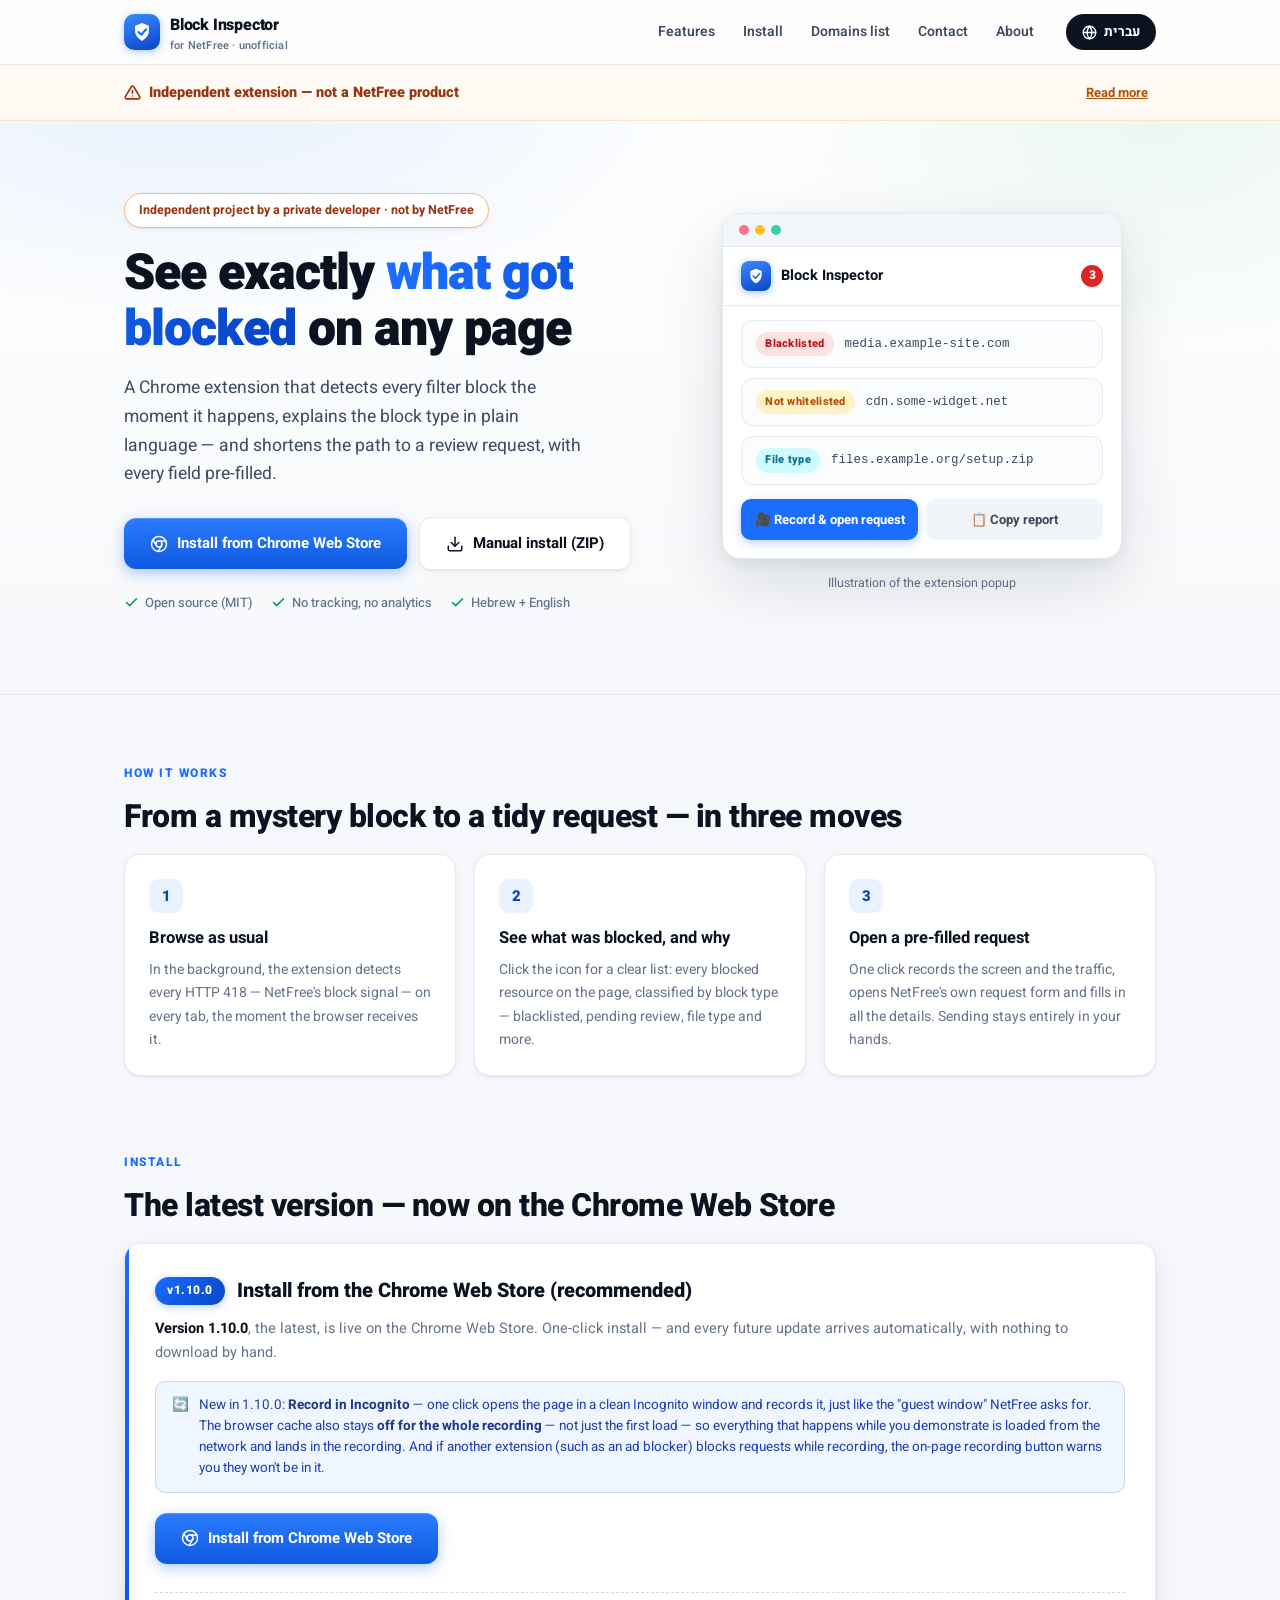
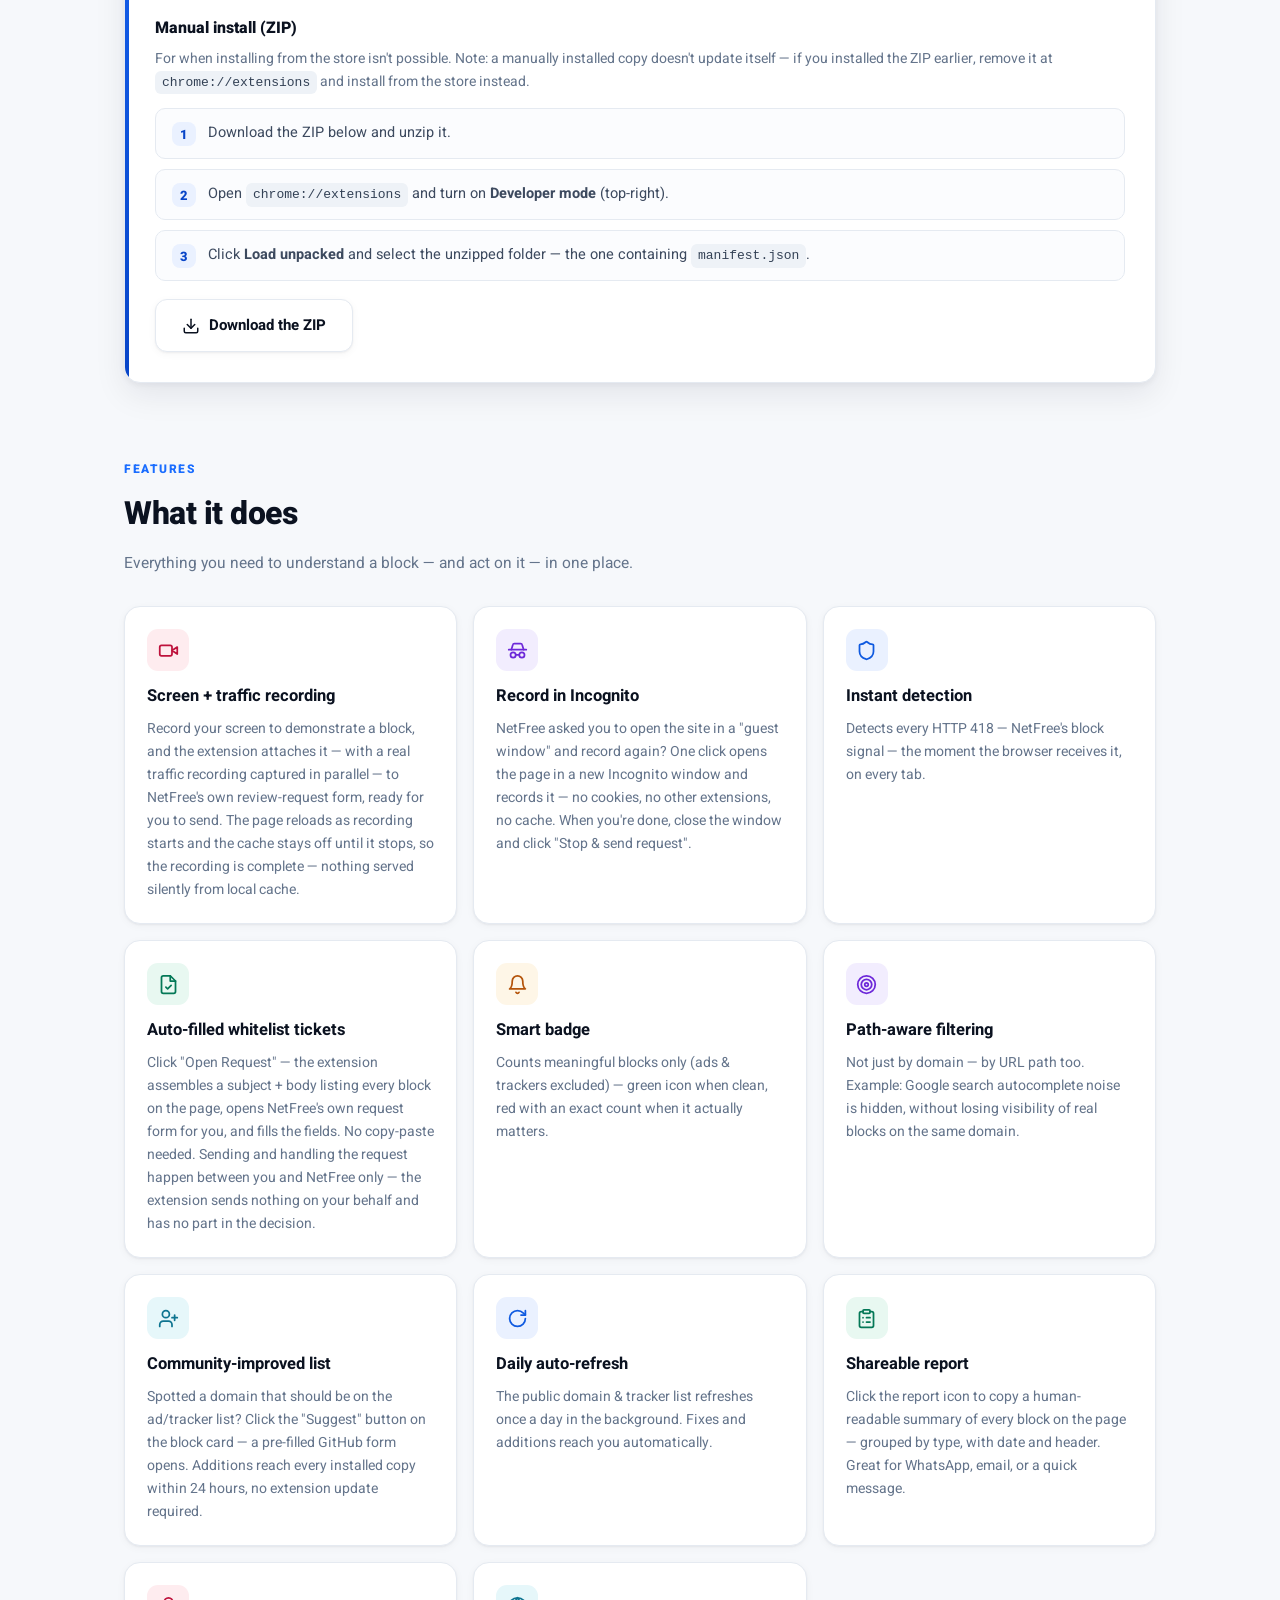
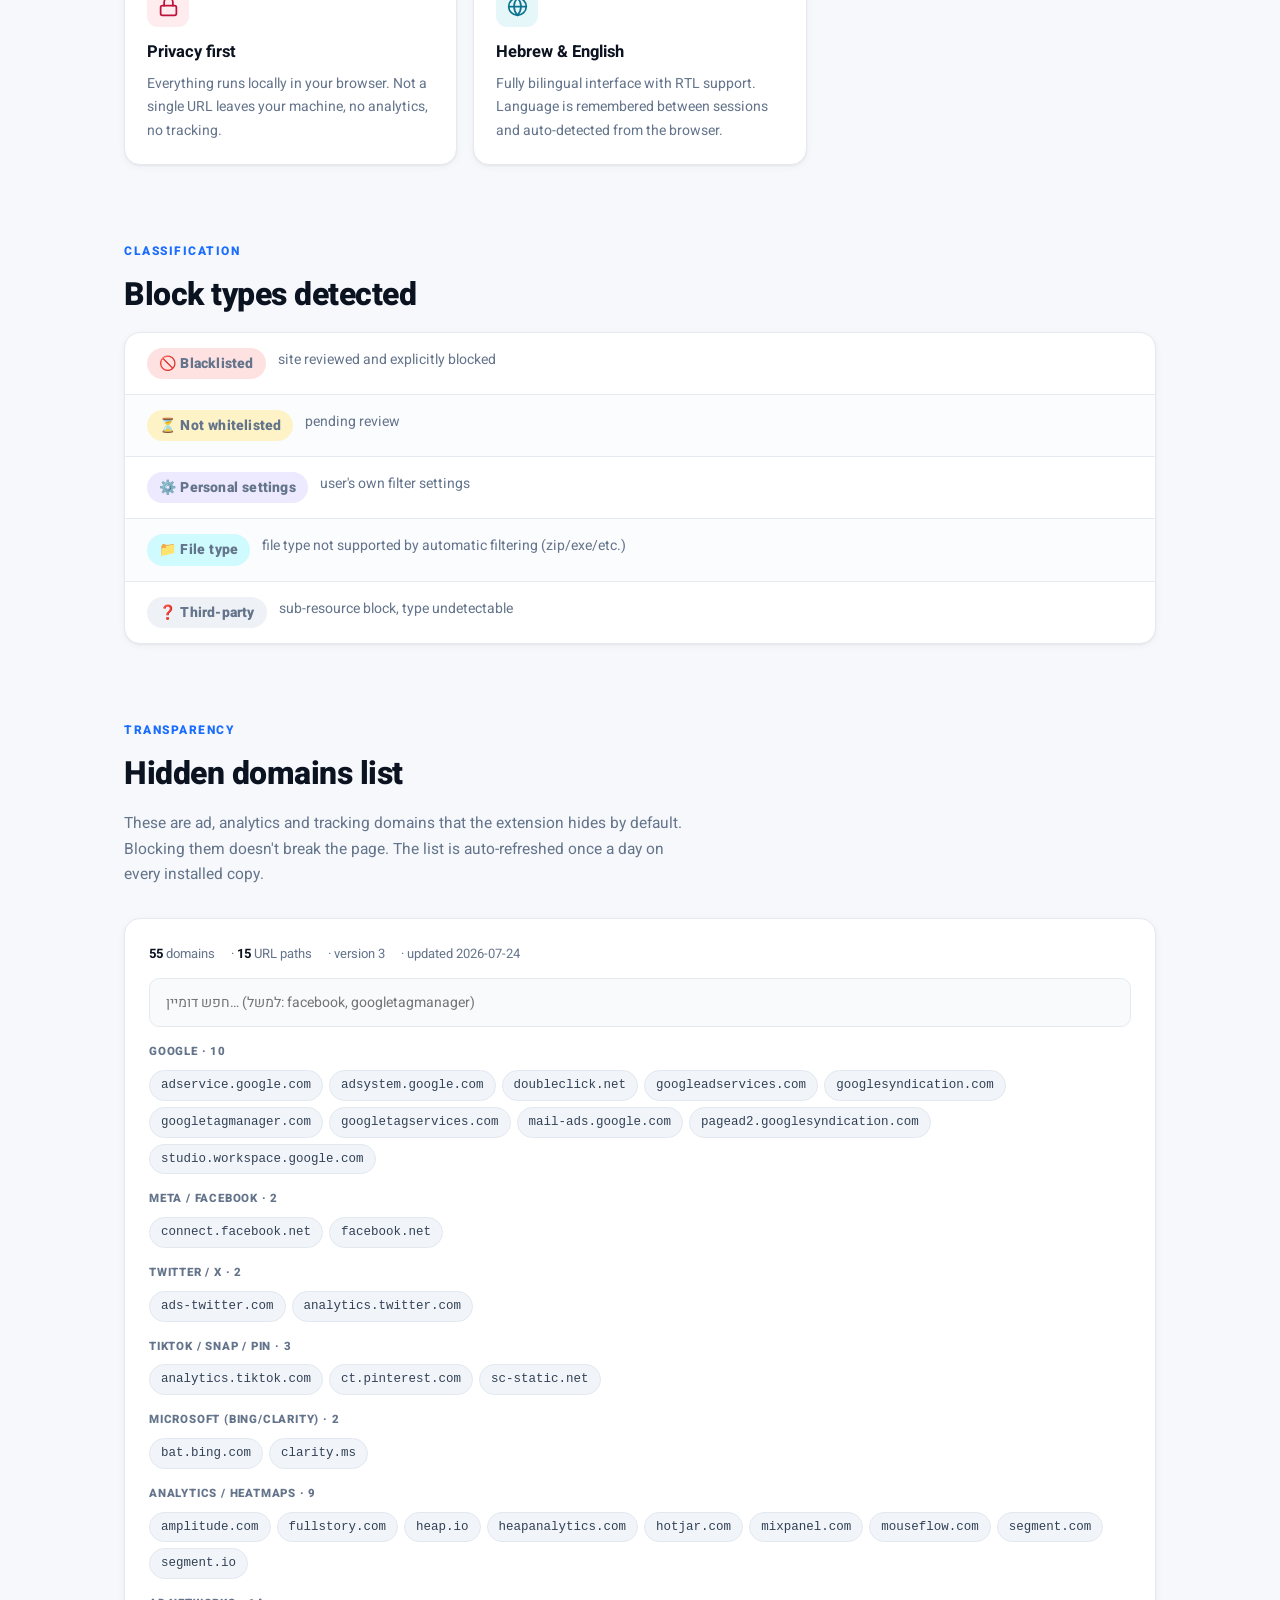
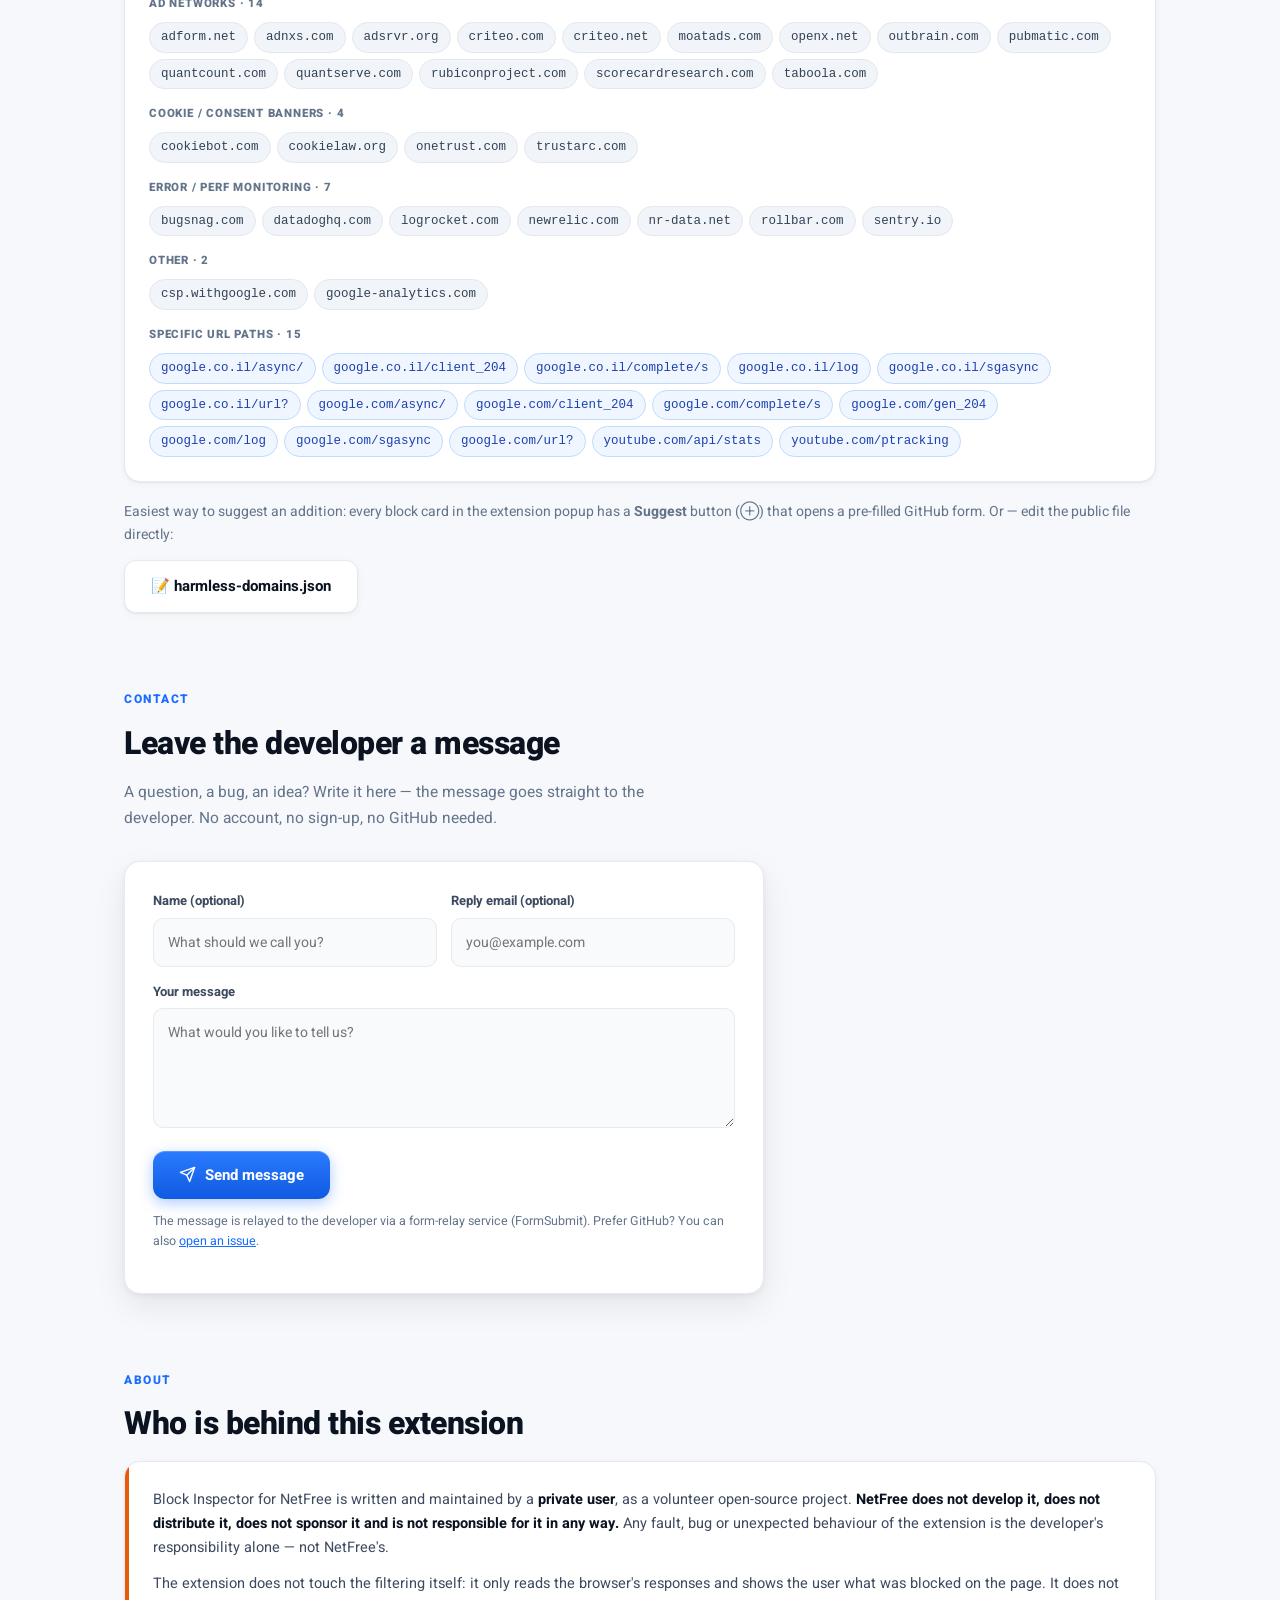
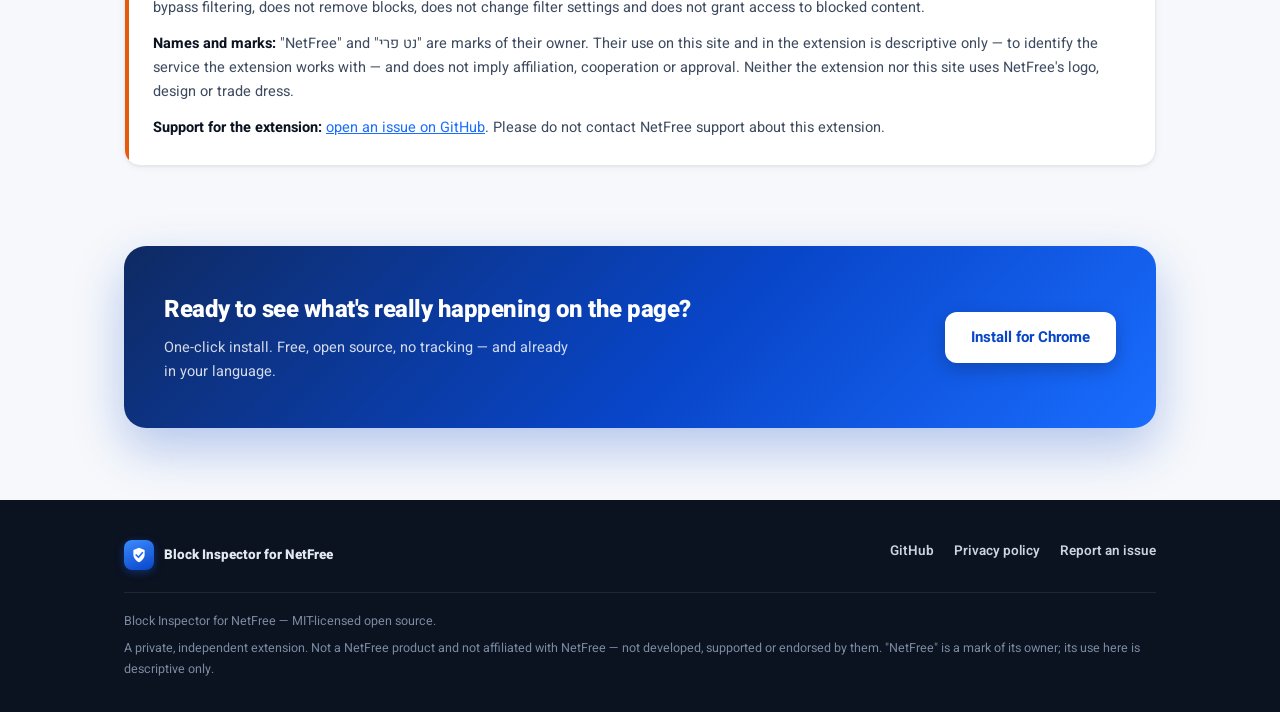
<file: docs/index.html>
<!DOCTYPE html>
<html lang="he" dir="rtl">
<head>
<meta charset="UTF-8" />
<meta name="viewport" content="width=device-width, initial-scale=1.0" />
<meta name="google-site-verification" content="IKD9u6FDRqYuhhyP4U8fC6ou2Q-4GqCu4iWXx8f8NzE" />
<title>Block Inspector for NetFree — תוסף עצמאי (לא רשמי) לזיהוי חסימות סינון</title>
<meta name="description" content="תוסף Chrome עצמאי, מבית מפתח פרטי — אינו מוצר של נט פרי ואינו קשור אליה. מציג בזמן אמת אילו משאבים נחסמו בדף, מסביר את סוג החסימה ומקצר את הדרך לפתיחת בקשת בדיקה." />
<link rel="preconnect" href="https://fonts.googleapis.com" />
<link rel="preconnect" href="https://fonts.gstatic.com" crossorigin />
<link href="https://fonts.googleapis.com/css2?family=Heebo:wght@400;500;600;700;800;900&family=Inter:wght@400;500;600;700;800&display=swap" rel="stylesheet" />
<style>
  :root {
    --bg: #f6f8fb;
    --surface: #ffffff;
    --ink: #0b1220;
    --ink-2: #3d4a5f;
    --muted: #64748b;
    --brand: #1a6dff;
    --brand-600: #0f5ae0;
    --brand-700: #0845c8;
    --brand-soft: #eaf1ff;
    --accent: #059669;
    --alert: #dc2626;
    --amber: #d97706;
    --line: #e5eaf1;
    --radius: 16px;
    --radius-sm: 10px;
    --shadow-sm: 0 1px 2px rgba(11,18,32,.05), 0 2px 8px rgba(11,18,32,.04);
    --shadow-md: 0 2px 6px rgba(11,18,32,.05), 0 12px 32px rgba(11,18,32,.08);
    --shadow-lg: 0 4px 12px rgba(11,18,32,.06), 0 24px 64px rgba(11,18,32,.12);
    --font: 'Heebo', 'Inter', -apple-system, BlinkMacSystemFont, 'Segoe UI', Arial, sans-serif;
    --mono: ui-monospace, 'SF Mono', 'JetBrains Mono', Consolas, monospace;
  }
  * { box-sizing: border-box; }
  html { scroll-behavior: smooth; scroll-padding-top: 84px; }
  html, body { margin: 0; padding: 0; }
  body {
    font-family: var(--font);
    background: var(--bg);
    color: var(--ink);
    line-height: 1.65;
    -webkit-font-smoothing: antialiased;
    text-rendering: optimizeLegibility;
  }
  html[lang="en"] body { direction: ltr; }
  a { color: var(--brand); }
  .hidden { display: none !important; }

  .wrap { max-width: 1080px; margin: 0 auto; padding: 0 24px; }

  /* ══ Top nav ══ */
  .nav {
    position: sticky; top: 0; z-index: 200;
    background: rgba(255,255,255,.85);
    backdrop-filter: blur(14px);
    -webkit-backdrop-filter: blur(14px);
    border-bottom: 1px solid var(--line);
  }
  .nav-inner {
    max-width: 1080px; margin: 0 auto; padding: 0 24px;
    display: flex; align-items: center; gap: 20px;
    height: 64px;
  }
  .brand {
    display: flex; align-items: center; gap: 10px;
    text-decoration: none; color: var(--ink);
    margin-inline-end: auto;
    min-width: 0;
  }
  .brand-mark {
    width: 36px; height: 36px; border-radius: 10px; flex-shrink: 0;
    background: linear-gradient(160deg, #3b8bff 0%, #0845c8 100%);
    display: inline-flex; align-items: center; justify-content: center;
    box-shadow: 0 2px 8px rgba(26,109,255,.35);
  }
  .brand-name { font-weight: 800; font-size: 16px; letter-spacing: -.2px; white-space: nowrap; }
  .brand-sub {
    display: block; font-size: 11px; font-weight: 600; color: var(--muted);
    letter-spacing: .2px; line-height: 1.2; white-space: nowrap;
  }
  .nav-links { display: flex; align-items: center; gap: 4px; }
  .nav-links a {
    text-decoration: none; color: var(--ink-2); font-size: 14px; font-weight: 600;
    padding: 8px 12px; border-radius: 8px;
    transition: background .15s ease, color .15s ease;
    white-space: nowrap;
  }
  .nav-links a:hover { background: var(--brand-soft); color: var(--brand-700); }
  @media (max-width: 860px) { .nav-links { display: none; } }

  .lang-switch {
    display: inline-flex; align-items: center; gap: 7px;
    background: var(--ink); color: #fff;
    border: none; border-radius: 999px;
    padding: 8px 16px; font-family: var(--font);
    font-size: 13.5px; font-weight: 700; cursor: pointer;
    transition: background .15s ease, transform .1s ease;
    flex-shrink: 0;
  }
  .lang-switch:hover { background: #24344f; transform: translateY(-1px); }
  .lang-switch::before {
    content: '';
    width: 15px; height: 15px; flex-shrink: 0;
    background-image: url("data:image/svg+xml;utf8,%3Csvg xmlns='http://www.w3.org/2000/svg' viewBox='0 0 24 24' fill='none' stroke='white' stroke-width='2.2' stroke-linecap='round' stroke-linejoin='round'%3E%3Ccircle cx='12' cy='12' r='10'/%3E%3Cline x1='2' y1='12' x2='22' y2='12'/%3E%3Cpath d='M12 2a15.3 15.3 0 0 1 4 10 15.3 15.3 0 0 1-4 10 15.3 15.3 0 0 1-4-10 15.3 15.3 0 0 1 4-10z'/%3E%3C/svg%3E");
    background-size: contain; background-repeat: no-repeat;
  }

  /* ══ Disclaimer strip ══ */
  .disclaimer-bar {
    background: #fffaf3;
    border-bottom: 1px solid #fde4c3;
  }
  .disclaimer {
    max-width: 1080px; margin: 0 auto;
    padding: 16px 24px;
    color: #7c2d12; font-size: 13.5px; line-height: 1.6;
  }
  .disclaimer-head {
    display: flex; align-items: center; gap: 8px; flex-wrap: wrap;
    font-weight: 800; font-size: 14.5px; color: #9a3412;
  }
  .disclaimer-head svg { flex-shrink: 0; }
  .disclaimer-toggle {
    background: none; border: none; cursor: pointer;
    color: #b45309; font-family: var(--font); font-size: 13px; font-weight: 700;
    padding: 2px 8px; border-radius: 6px; text-decoration: underline;
    margin-inline-start: auto;
  }
  .disclaimer-toggle:hover { background: #fef3e2; }
  .disclaimer-body { margin-top: 8px; }
  .disclaimer-body p { margin: 0 0 6px; }
  .disclaimer-body ul { margin: 6px 0 0; padding-inline-start: 20px; }
  .disclaimer-body li { margin: 3px 0; }
  .disclaimer-body a { color: #9a3412; font-weight: 600; }

  /* ══ Hero ══ */
  .hero-bg {
    background:
      radial-gradient(900px 420px at 15% -10%, rgba(26,109,255,.10), transparent 60%),
      radial-gradient(700px 400px at 90% 0%, rgba(5,150,105,.07), transparent 55%),
      linear-gradient(180deg, #fdfefe 0%, var(--bg) 100%);
    border-bottom: 1px solid var(--line);
  }
  .hero {
    display: grid; grid-template-columns: 1.05fr .95fr;
    gap: 48px; align-items: center;
    padding: 72px 0 80px;
  }
  @media (max-width: 900px) {
    .hero { grid-template-columns: 1fr; gap: 40px; padding: 48px 0 56px; }
  }
  .hero-eyebrow {
    display: inline-flex; align-items: center; gap: 8px;
    background: #fff; border: 1px solid #fdba74; color: #9a3412;
    font-size: 12.5px; font-weight: 700;
    padding: 6px 14px; border-radius: 999px;
    box-shadow: var(--shadow-sm);
    margin-bottom: 18px;
  }
  .hero h1 {
    font-size: clamp(34px, 5vw, 50px);
    font-weight: 900; letter-spacing: -1px;
    line-height: 1.12; margin: 0 0 16px;
  }
  .hero h1 .grad {
    background: linear-gradient(92deg, var(--brand) 10%, var(--brand-700) 90%);
    -webkit-background-clip: text; background-clip: text; color: transparent;
  }
  .hero .tagline {
    font-size: 17.5px; color: var(--ink-2); margin: 0 0 28px; max-width: 46ch;
  }
  .hero-cta { display: flex; gap: 12px; flex-wrap: wrap; align-items: center; }
  .btn {
    display: inline-flex; align-items: center; justify-content: center; gap: 9px;
    padding: 13px 26px; border-radius: 12px;
    font-family: var(--font); font-weight: 700; font-size: 15px;
    text-decoration: none; cursor: pointer; border: none;
    transition: transform .12s ease, box-shadow .2s ease, background .15s ease;
  }
  .btn-primary {
    background: linear-gradient(180deg, #2b7bff 0%, var(--brand-600) 100%);
    color: #fff;
    box-shadow: 0 4px 14px rgba(26,109,255,.35), inset 0 1px 0 rgba(255,255,255,.2);
  }
  .btn-primary:hover { transform: translateY(-2px); box-shadow: 0 8px 22px rgba(26,109,255,.45), inset 0 1px 0 rgba(255,255,255,.2); }
  .btn-secondary {
    background: #fff; color: var(--ink);
    border: 1px solid var(--line);
    box-shadow: var(--shadow-sm);
  }
  .btn-secondary:hover { transform: translateY(-2px); box-shadow: var(--shadow-md); border-color: #d3dbe6; }
  .hero-meta {
    display: flex; gap: 18px; flex-wrap: wrap;
    margin-top: 22px; font-size: 13px; color: var(--muted); font-weight: 500;
  }
  .hero-meta span { display: inline-flex; align-items: center; gap: 6px; }
  .hero-meta svg { color: var(--accent); flex-shrink: 0; }

  /* ── Popup mockup ── */
  .mock-stage { position: relative; }
  .mock-glow {
    position: absolute; inset: -10% -6%;
    background: radial-gradient(closest-side, rgba(26,109,255,.13), transparent 70%);
    z-index: 0; pointer-events: none;
  }
  .mock {
    position: relative; z-index: 1;
    background: var(--surface);
    border: 1px solid var(--line);
    border-radius: 18px;
    box-shadow: var(--shadow-lg);
    max-width: 400px; margin: 0 auto;
    overflow: hidden;
    direction: rtl;
  }
  html[lang="en"] .mock { direction: ltr; }
  .mock-titlebar {
    display: flex; align-items: center; gap: 6px;
    padding: 11px 16px;
    background: #f2f5f9; border-bottom: 1px solid var(--line);
  }
  .mock-dot { width: 10px; height: 10px; border-radius: 50%; }
  .mock-header {
    display: flex; align-items: center; gap: 10px;
    padding: 14px 18px;
    border-bottom: 1px solid var(--line);
  }
  .mock-header .brand-mark { width: 30px; height: 30px; border-radius: 8px; }
  .mock-header b { font-size: 14.5px; }
  .mock-badge {
    margin-inline-start: auto;
    background: var(--alert); color: #fff;
    font-size: 12px; font-weight: 800;
    min-width: 22px; height: 22px; border-radius: 999px;
    display: inline-flex; align-items: center; justify-content: center;
    padding: 0 7px;
  }
  .mock-body { padding: 14px 18px 18px; display: grid; gap: 10px; }
  .mock-card {
    border: 1px solid var(--line); border-radius: 12px;
    padding: 11px 14px;
    display: flex; align-items: center; gap: 11px;
    background: #fbfcfe;
  }
  .mock-chip {
    font-size: 11px; font-weight: 800; letter-spacing: .3px;
    padding: 3px 9px; border-radius: 999px; flex-shrink: 0;
  }
  .chip-red   { background: #fee2e2; color: #b91c1c; }
  .chip-amber { background: #fef3c7; color: #b45309; }
  .chip-cyan  { background: #cffafe; color: #0e7490; }
  .mock-url {
    font-family: var(--mono); font-size: 12.5px; color: var(--ink-2);
    direction: ltr; overflow: hidden; text-overflow: ellipsis; white-space: nowrap;
  }
  .mock-actions { display: flex; gap: 8px; margin-top: 4px; }
  .mock-btn {
    flex: 1; text-align: center;
    font-size: 13px; font-weight: 700;
    padding: 10px 12px; border-radius: 10px;
  }
  .mock-btn-primary { background: var(--brand); color: #fff; box-shadow: 0 3px 10px rgba(26,109,255,.3); }
  .mock-btn-ghost { background: #f1f5f9; color: var(--ink-2); }
  .mock-caption {
    text-align: center; font-size: 12.5px; color: var(--muted);
    margin-top: 14px;
  }

  /* ══ Sections ══ */
  section { padding: 64px 0 8px; }
  .eyebrow {
    display: inline-block;
    font-size: 12px; font-weight: 800; letter-spacing: 1.5px;
    text-transform: uppercase; color: var(--brand);
    margin-bottom: 8px;
  }
  h2 { font-size: clamp(24px, 3vw, 32px); font-weight: 800; letter-spacing: -.5px; margin: 0 0 10px; }
  .section-lead { color: var(--muted); font-size: 15.5px; max-width: 62ch; margin: 0 0 30px; }

  /* ── How it works ── */
  .steps {
    display: grid; grid-template-columns: repeat(3, 1fr); gap: 18px;
  }
  @media (max-width: 800px) { .steps { grid-template-columns: 1fr; } }
  .step {
    background: var(--surface); border: 1px solid var(--line);
    border-radius: var(--radius); padding: 24px;
    box-shadow: var(--shadow-sm);
    position: relative;
  }
  .step-num {
    width: 34px; height: 34px; border-radius: 10px;
    background: var(--brand-soft); color: var(--brand-700);
    font-weight: 800; font-size: 15px;
    display: inline-flex; align-items: center; justify-content: center;
    margin-bottom: 12px;
  }
  .step h3 { margin: 0 0 6px; font-size: 16.5px; }
  .step p { margin: 0; color: var(--muted); font-size: 14px; }

  /* ── Features ── */
  .features {
    display: grid; grid-template-columns: repeat(auto-fit, minmax(280px, 1fr));
    gap: 16px;
  }
  .feature {
    background: var(--surface); border: 1px solid var(--line); border-radius: var(--radius);
    padding: 22px; box-shadow: var(--shadow-sm);
    transition: transform .15s ease, box-shadow .2s ease;
  }
  .feature:hover { transform: translateY(-3px); box-shadow: var(--shadow-md); }
  .feature-icon {
    width: 42px; height: 42px; border-radius: 11px;
    display: inline-flex; align-items: center; justify-content: center;
    margin-bottom: 12px;
  }
  .fi-blue   { background: var(--brand-soft); color: var(--brand-600); }
  .fi-green  { background: #e8f8f1; color: #047857; }
  .fi-amber  { background: #fef6e7; color: #b45309; }
  .fi-purple { background: #f2edfe; color: #6d28d9; }
  .fi-rose   { background: #feecef; color: #be123c; }
  .fi-cyan   { background: #e6f7fa; color: #0e7490; }
  .feature h3 { margin: 0 0 6px; font-size: 16.5px; }
  .feature p { margin: 0; color: var(--muted); font-size: 14px; }

  /* ── Block-type legend ── */
  .blocks {
    background: var(--surface); border: 1px solid var(--line); border-radius: var(--radius);
    box-shadow: var(--shadow-sm); overflow: hidden;
  }
  .block-row {
    display: flex; align-items: baseline; gap: 12px; flex-wrap: wrap;
    padding: 15px 22px; border-bottom: 1px solid var(--line);
  }
  .block-row:last-child { border-bottom: none; }
  .block-row:nth-child(even) { background: #fbfcfe; }
  .block-tag {
    font-size: 12.5px; font-weight: 800; letter-spacing: .2px;
    padding: 4px 12px; border-radius: 999px; flex-shrink: 0;
    align-self: center;
  }
  .tag-red    { background: #fee2e2; color: #b91c1c; }
  .tag-amber  { background: #fef3c7; color: #b45309; }
  .tag-purple { background: #ede9fe; color: #6d28d9; }
  .tag-cyan   { background: #cffafe; color: #0e7490; }
  .tag-gray   { background: #eef2f6; color: #475569; }
  .block-row span { color: var(--muted); font-size: 14px; }

  /* ── Install ── */
  .install-card {
    background: var(--surface);
    border: 1px solid var(--line);
    border-radius: var(--radius); padding: 30px;
    box-shadow: var(--shadow-md);
    position: relative; overflow: hidden;
  }
  .install-card::before {
    content: '';
    position: absolute; top: 0; inset-inline-start: 0; bottom: 0; width: 4px;
    background: linear-gradient(180deg, var(--brand) 0%, var(--brand-700) 100%);
  }
  .install-head { display: flex; align-items: center; gap: 12px; flex-wrap: wrap; margin-bottom: 10px; }
  .install-head h3 { margin: 0; font-size: 20px; font-weight: 800; }
  .version-badge {
    font-size: 12px; font-weight: 800; letter-spacing: .5px;
    color: #fff; background: linear-gradient(135deg, var(--brand) 0%, var(--brand-700) 100%);
    border-radius: 999px; padding: 4px 12px;
    box-shadow: 0 2px 8px rgba(26,109,255,.3);
  }
  .install-intro { margin: 0 0 16px; color: var(--muted); font-size: 14.5px; }
  .install-intro b { color: var(--ink); }
  .install-steps {
    margin: 0 0 18px; padding: 0;
    list-style: none; counter-reset: st;
    display: grid; gap: 10px;
  }
  .install-steps li {
    counter-increment: st;
    display: flex; gap: 12px; align-items: flex-start;
    color: var(--ink-2); font-size: 14.5px;
    background: #fbfcfe; border: 1px solid var(--line);
    border-radius: var(--radius-sm); padding: 12px 16px;
  }
  .install-steps li::before {
    content: counter(st);
    width: 24px; height: 24px; flex-shrink: 0; margin-top: 1px;
    background: var(--brand-soft); color: var(--brand-700);
    border-radius: 8px; font-weight: 800; font-size: 13px;
    display: inline-flex; align-items: center; justify-content: center;
  }
  .install-card code {
    font-family: var(--mono); font-size: 13px;
    background: #eef2f7; padding: 1px 7px; border-radius: 6px;
    color: #334155; direction: ltr; display: inline-block;
  }
  .whats-new {
    display: flex; gap: 10px; align-items: flex-start;
    background: #eff6ff; border: 1px solid #bfdbfe; color: #1e40af;
    border-radius: var(--radius-sm); padding: 13px 16px;
    font-size: 13.5px; margin-bottom: 20px; line-height: 1.55;
  }
  .whats-new b { color: #1e3a8a; }
  .manual-install {
    margin-top: 28px; padding-top: 22px;
    border-top: 1px dashed #d3dbe6;
  }
  .manual-install h4 { margin: 0 0 6px; font-size: 16px; font-weight: 800; }
  .manual-install > p { margin: 0 0 14px; color: var(--muted); font-size: 14px; }

  /* ── Domains browser ── */
  .domains-box {
    background: var(--surface); border: 1px solid var(--line);
    border-radius: var(--radius); padding: 24px; box-shadow: var(--shadow-sm);
  }
  .domains-meta {
    display: flex; align-items: center; flex-wrap: wrap;
    gap: 10px 16px; margin-bottom: 14px;
    font-size: 13px; color: var(--muted);
  }
  .domains-meta b { color: var(--ink); }
  .domains-search {
    width: 100%; padding: 12px 16px; font: inherit; font-size: 14px;
    border: 1px solid var(--line); border-radius: var(--radius-sm);
    background: #f8fafc; color: var(--ink);
    margin-bottom: 16px;
    transition: border-color .15s ease, background .15s ease, box-shadow .15s ease;
  }
  .domains-search:focus {
    outline: none; border-color: var(--brand); background: #fff;
    box-shadow: 0 0 0 3px rgba(26,109,255,.12);
  }
  .domain-group { margin-bottom: 16px; }
  .domain-group:last-child { margin-bottom: 0; }
  .domain-group-title {
    font-size: 11.5px; font-weight: 800;
    text-transform: uppercase; letter-spacing: .8px;
    color: var(--muted); margin: 0 0 8px;
  }
  .domain-pills { display: flex; flex-wrap: wrap; gap: 6px; }
  .domain-pill {
    font-family: var(--mono); font-size: 12.5px;
    padding: 4px 11px; border-radius: 999px;
    background: #f1f5f9; color: #334155;
    border: 1px solid #e2e8f0; direction: ltr;
  }
  .domain-pill.is-path { background: #eff6ff; color: #1e40af; border-color: #bfdbfe; }
  .domain-empty { text-align: center; color: var(--muted); font-size: 13px; padding: 18px 0; }

  /* ── Contact form ── */
  .contact-card {
    background: var(--surface); border: 1px solid var(--line);
    border-radius: var(--radius); padding: 28px; box-shadow: var(--shadow-md);
    max-width: 640px;
  }
  .contact-grid { display: grid; grid-template-columns: 1fr 1fr; gap: 14px; margin-bottom: 14px; }
  @media (max-width: 640px) { .contact-grid { grid-template-columns: 1fr; } }
  .field label {
    display: block; font-size: 13px; font-weight: 700; color: var(--ink-2);
    margin-bottom: 6px;
  }
  .field input, .field textarea {
    width: 100%; padding: 12px 14px; font: inherit; font-size: 14px;
    border: 1px solid var(--line); border-radius: var(--radius-sm);
    background: #f8fafc; color: var(--ink);
    transition: border-color .15s ease, background .15s ease, box-shadow .15s ease;
  }
  .field input:focus, .field textarea:focus {
    outline: none; border-color: var(--brand); background: #fff;
    box-shadow: 0 0 0 3px rgba(26,109,255,.12);
  }
  .field textarea { resize: vertical; min-height: 120px; }
  .field { margin-bottom: 14px; }
  .contact-foot { display: flex; align-items: center; gap: 14px; flex-wrap: wrap; }
  .contact-status { font-size: 13.5px; font-weight: 600; }
  .contact-status.ok { color: var(--accent); }
  .contact-status.err { color: var(--alert); }
  .contact-note { margin-top: 12px; font-size: 12.5px; color: var(--muted); }

  /* ── About / legal ── */
  .about-card {
    background: var(--surface); border: 1px solid var(--line); border-radius: var(--radius);
    padding: 26px 28px; box-shadow: var(--shadow-sm);
    position: relative; overflow: hidden;
  }
  .about-card::before {
    content: '';
    position: absolute; top: 0; inset-inline-start: 0; bottom: 0; width: 4px;
    background: #ea580c;
  }
  .about-card p { margin: 0 0 12px; color: var(--ink-2); font-size: 14.5px; }
  .about-card p:last-child { margin-bottom: 0; }
  .about-card b { color: var(--ink); }

  /* ── CTA band ── */
  .cta-band {
    margin: 72px 0 0;
    background: linear-gradient(135deg, #0f2a63 0%, #0845c8 55%, #1a6dff 100%);
    color: #fff;
    border-radius: 22px;
    padding: 44px 40px;
    display: flex; align-items: center; justify-content: space-between;
    gap: 24px; flex-wrap: wrap;
    box-shadow: 0 20px 50px rgba(8,69,200,.28);
  }
  .cta-band h2 { color: #fff; margin: 0 0 6px; font-size: 24px; }
  .cta-band p { margin: 0; color: rgba(255,255,255,.82); font-size: 14.5px; max-width: 52ch; }
  .cta-band .btn-white {
    background: #fff; color: var(--brand-700);
    box-shadow: 0 6px 18px rgba(0,0,0,.22);
  }
  .cta-band .btn-white:hover { transform: translateY(-2px); }

  /* ── Footer ── */
  footer {
    margin-top: 72px;
    background: #0b1220; color: #94a3b8;
    padding: 40px 0 32px;
    font-size: 13.5px;
  }
  .footer-inner {
    max-width: 1080px; margin: 0 auto; padding: 0 24px;
  }
  .footer-top {
    display: flex; align-items: flex-start; justify-content: space-between;
    gap: 24px; flex-wrap: wrap;
    padding-bottom: 22px; border-bottom: 1px solid rgba(255,255,255,.09);
  }
  .footer-brand { display: flex; align-items: center; gap: 10px; color: #e2e8f0; font-weight: 800; }
  .footer-links { display: flex; gap: 20px; flex-wrap: wrap; }
  footer a { color: #cbd5e1; text-decoration: none; font-weight: 600; }
  footer a:hover { color: #fff; text-decoration: underline; }
  .footer-legal { padding-top: 18px; font-size: 12.5px; color: #7a8aa0; line-height: 1.7; }

  /* ── Reveal animation ── */
  .reveal { opacity: 0; transform: translateY(16px); transition: opacity .5s ease, transform .5s ease; }
  .reveal.visible { opacity: 1; transform: none; }
  @media (prefers-reduced-motion: reduce) {
    html { scroll-behavior: auto; }
    .reveal { opacity: 1; transform: none; transition: none; }
    .btn, .feature, .lang-switch { transition: none; }
  }
</style>
</head>
<body>

  <!-- ══ Top nav ══ -->
  <nav class="nav">
    <div class="nav-inner">
      <a class="brand" href="#top">
        <span class="brand-mark" aria-hidden="true">
          <svg width="22" height="22" viewBox="0 0 64 64" xmlns="http://www.w3.org/2000/svg">
            <path d="M32 6 L52 14 L52 30 C52 42 43 52 32 58 C21 52 12 42 12 30 L12 14 Z" fill="white"/>
            <polyline points="22,32 30,40 44,24" fill="none" stroke="#1a6dff" stroke-width="6" stroke-linecap="round" stroke-linejoin="round"/>
          </svg>
        </span>
        <span>
          <span class="brand-name lang-he">בודק חסימות</span>
          <span class="brand-name lang-en hidden">Block Inspector</span>
          <span class="brand-sub lang-he">לנט פרי · לא רשמי</span>
          <span class="brand-sub lang-en hidden">for NetFree · unofficial</span>
        </span>
      </a>
      <div class="nav-links">
        <a href="#features"><span class="lang-he">יכולות</span><span class="lang-en hidden">Features</span></a>
        <a href="#beta"><span class="lang-he">התקנה</span><span class="lang-en hidden">Install</span></a>
        <a href="#domains"><span class="lang-he">רשימת דומיינים</span><span class="lang-en hidden">Domains list</span></a>
        <a href="#contact"><span class="lang-he">צור קשר</span><span class="lang-en hidden">Contact</span></a>
        <a href="#about"><span class="lang-he">אודות</span><span class="lang-en hidden">About</span></a>
      </div>
      <button class="lang-switch" id="langSwitch" type="button">English</button>
    </div>
  </nav>

  <!-- ══ Not-affiliated disclaimer — first content on the page ══ -->
  <div class="disclaimer-bar" id="top">
    <div class="disclaimer" role="note">
      <div class="disclaimer-head">
        <svg width="17" height="17" viewBox="0 0 24 24" fill="none" stroke="currentColor" stroke-width="2.2" stroke-linecap="round" stroke-linejoin="round" aria-hidden="true"><path d="M10.29 3.86 1.82 18a2 2 0 0 0 1.71 3h16.94a2 2 0 0 0 1.71-3L13.71 3.86a2 2 0 0 0-3.42 0z"/><line x1="12" y1="9" x2="12" y2="13"/><line x1="12" y1="17" x2="12.01" y2="17"/></svg>
        <span class="lang-he">תוסף עצמאי — אינו של נט פרי</span>
        <span class="lang-en hidden">Independent extension — not a NetFree product</span>
        <button class="disclaimer-toggle" id="discToggle" type="button">
          <span class="lang-he">קרא עוד</span>
          <span class="lang-en hidden">Read more</span>
        </button>
      </div>
      <div class="disclaimer-body hidden" id="discBody">
        <p class="lang-he">
          "בודק חסימות לנט פרי" (Block Inspector for NetFree) הוא פרויקט פרטי ועצמאי. הוא <b>אינו מוצר של נט פרי</b>,
          <b>אינו מפותח, נתמך, מאושר או מסופק על ידה</b>, ואין בינו לבין נט פרי כל קשר ארגוני או עסקי.
        </p>
        <p class="lang-en hidden">
          Block Inspector for NetFree is a private, independent project. It is <b>not a NetFree product</b>,
          it is <b>not developed, supported, endorsed or distributed by NetFree</b>, and there is no
          organizational or business connection between the two.
        </p>
        <ul class="lang-he">
          <li>לשאלות, תקלות או בקשות בנוגע לתוסף — <b>אין לפנות לנט פרי</b>. פנו למפתח דרך <a href="https://github.com/mfvirtualmail-bot/netfree-inspector/issues">עמוד ה-GitHub של הפרויקט</a>.</li>
          <li>לשאלות בנוגע לשירות הסינון עצמו, לחסימות ולמדיניות הסינון — פנו לנט פרי ישירות. התוסף אינו חוסם, אינו מתיר ואינו משנה דבר בסינון.</li>
          <li>השם "נט פרי" / "NetFree" מופיע כאן לצורך תיאורי בלבד — כדי לציין עם איזה שירות התוסף עובד. הסימן שייך לבעליו. התוסף אינו עושה שימוש בלוגו של נט פרי.</li>
        </ul>
        <ul class="lang-en hidden">
          <li>For questions, bugs or requests about the extension — <b>do not contact NetFree</b>. Contact the developer via the <a href="https://github.com/mfvirtualmail-bot/netfree-inspector/issues">project's GitHub page</a>.</li>
          <li>For questions about the filtering service itself, about blocks or about filtering policy — contact NetFree directly. This extension does not block, unblock or change anything in the filtering.</li>
          <li>The name "NetFree" / "נט פרי" appears here descriptively only — to state which service the extension works with. The mark belongs to its owner. The extension does not use NetFree's logo.</li>
        </ul>
      </div>
    </div>
  </div>

  <!-- ══ Hero ══ -->
  <div class="hero-bg">
    <div class="wrap">
      <div class="hero">
        <div>
          <div class="hero-eyebrow">
            <span class="lang-he">תוסף עצמאי של מפתח פרטי · אינו של נט פרי</span>
            <span class="lang-en hidden">Independent project by a private developer · not by NetFree</span>
          </div>
          <h1 class="lang-he">רואים בדיוק <span class="grad">מה נחסם</span> בכל דף</h1>
          <h1 class="lang-en hidden">See exactly <span class="grad">what got blocked</span> on any page</h1>
          <p class="tagline lang-he">תוסף Chrome שמזהה כל חסימת סינון ברגע שהיא קורית, מסביר את סוג החסימה בשפה ברורה — ומקצר את הדרך לפתיחת בקשת בדיקה, עם כל הפרטים כבר ממולאים.</p>
          <p class="tagline lang-en hidden">A Chrome extension that detects every filter block the moment it happens, explains the block type in plain language — and shortens the path to a review request, with every field pre-filled.</p>
          <div class="hero-cta">
            <a class="btn btn-primary" id="storeBtn" href="https://chromewebstore.google.com/detail/block-inspector-for-netfr/enapmclemkjcnffgekeknfjcgommamfj" target="_blank" rel="noopener">
              <svg width="18" height="18" viewBox="0 0 24 24" fill="none" stroke="currentColor" stroke-width="2" stroke-linecap="round" stroke-linejoin="round" aria-hidden="true"><circle cx="12" cy="12" r="10"/><circle cx="12" cy="12" r="4"/><line x1="21.17" y1="8" x2="12" y2="8"/><line x1="3.95" y1="6.06" x2="8.54" y2="14"/><line x1="10.88" y1="21.94" x2="15.46" y2="14"/></svg>
              <span class="lang-he">התקן מחנות Chrome</span>
              <span class="lang-en hidden">Install from Chrome Web Store</span>
            </a>
            <a class="btn btn-secondary" href="#manual">
              <svg width="18" height="18" viewBox="0 0 24 24" fill="none" stroke="currentColor" stroke-width="2" stroke-linecap="round" stroke-linejoin="round" aria-hidden="true"><path d="M21 15v4a2 2 0 0 1-2 2H5a2 2 0 0 1-2-2v-4"/><polyline points="7 10 12 15 17 10"/><line x1="12" y1="15" x2="12" y2="3"/></svg>
              <span class="lang-he">התקנה ידנית (ZIP)</span>
              <span class="lang-en hidden">Manual install (ZIP)</span>
            </a>
          </div>
          <div class="hero-meta">
            <span>
              <svg width="15" height="15" viewBox="0 0 24 24" fill="none" stroke="currentColor" stroke-width="2.4" stroke-linecap="round" stroke-linejoin="round" aria-hidden="true"><polyline points="20 6 9 17 4 12"/></svg>
              <span class="lang-he">קוד פתוח (MIT)</span><span class="lang-en hidden">Open source (MIT)</span>
            </span>
            <span>
              <svg width="15" height="15" viewBox="0 0 24 24" fill="none" stroke="currentColor" stroke-width="2.4" stroke-linecap="round" stroke-linejoin="round" aria-hidden="true"><polyline points="20 6 9 17 4 12"/></svg>
              <span class="lang-he">ללא מעקב וללא אנליטיקס</span><span class="lang-en hidden">No tracking, no analytics</span>
            </span>
            <span>
              <svg width="15" height="15" viewBox="0 0 24 24" fill="none" stroke="currentColor" stroke-width="2.4" stroke-linecap="round" stroke-linejoin="round" aria-hidden="true"><polyline points="20 6 9 17 4 12"/></svg>
              <span class="lang-he">עברית + אנגלית</span><span class="lang-en hidden">Hebrew + English</span>
            </span>
          </div>
        </div>

        <!-- Stylized popup mockup (illustration, not a screenshot) -->
        <div class="mock-stage" aria-hidden="true">
          <div class="mock-glow"></div>
          <div class="mock">
            <div class="mock-titlebar">
              <span class="mock-dot" style="background:#fb7185"></span>
              <span class="mock-dot" style="background:#fbbf24"></span>
              <span class="mock-dot" style="background:#34d399"></span>
            </div>
            <div class="mock-header">
              <span class="brand-mark">
                <svg width="18" height="18" viewBox="0 0 64 64" xmlns="http://www.w3.org/2000/svg">
                  <path d="M32 6 L52 14 L52 30 C52 42 43 52 32 58 C21 52 12 42 12 30 L12 14 Z" fill="white"/>
                  <polyline points="22,32 30,40 44,24" fill="none" stroke="#1a6dff" stroke-width="6" stroke-linecap="round" stroke-linejoin="round"/>
                </svg>
              </span>
              <b class="lang-he">בודק חסימות</b>
              <b class="lang-en hidden">Block Inspector</b>
              <span class="mock-badge">3</span>
            </div>
            <div class="mock-body">
              <div class="mock-card">
                <span class="mock-chip chip-red lang-he">רשימה שחורה</span>
                <span class="mock-chip chip-red lang-en hidden">Blacklisted</span>
                <span class="mock-url">media.example-site.com</span>
              </div>
              <div class="mock-card">
                <span class="mock-chip chip-amber lang-he">לא ברשימה הלבנה</span>
                <span class="mock-chip chip-amber lang-en hidden">Not whitelisted</span>
                <span class="mock-url">cdn.some-widget.net</span>
              </div>
              <div class="mock-card">
                <span class="mock-chip chip-cyan lang-he">סוג קובץ</span>
                <span class="mock-chip chip-cyan lang-en hidden">File type</span>
                <span class="mock-url">files.example.org/setup.zip</span>
              </div>
              <div class="mock-actions">
                <span class="mock-btn mock-btn-primary lang-he">🎥 הקלט ופתח בקשה</span>
                <span class="mock-btn mock-btn-primary lang-en hidden">🎥 Record &amp; open request</span>
                <span class="mock-btn mock-btn-ghost lang-he">📋 העתק דוח</span>
                <span class="mock-btn mock-btn-ghost lang-en hidden">📋 Copy report</span>
              </div>
            </div>
          </div>
          <div class="mock-caption lang-he">הדמיה של חלון התוסף</div>
          <div class="mock-caption lang-en hidden">Illustration of the extension popup</div>
        </div>
      </div>
    </div>
  </div>

  <div class="wrap">

    <!-- ══ How it works ══ -->
    <section id="how" class="reveal">
      <span class="eyebrow lang-he">איך זה עובד</span>
      <span class="eyebrow lang-en hidden">How it works</span>
      <h2 class="lang-he">מחסימה מסתורית לבקשה מסודרת — בשלוש פעולות</h2>
      <h2 class="lang-en hidden">From a mystery block to a tidy request — in three moves</h2>
      <div class="steps">
        <div class="step">
          <span class="step-num">1</span>
          <h3 class="lang-he">גולשים כרגיל</h3>
          <h3 class="lang-en hidden">Browse as usual</h3>
          <p class="lang-he">התוסף מזהה ברקע כל תשובת HTTP 418 — האות של נט פרי לחסימה — בכל טאב, ברגע שהדפדפן מקבל אותה.</p>
          <p class="lang-en hidden">In the background, the extension detects every HTTP 418 — NetFree's block signal — on every tab, the moment the browser receives it.</p>
        </div>
        <div class="step">
          <span class="step-num">2</span>
          <h3 class="lang-he">רואים מה נחסם ולמה</h3>
          <h3 class="lang-en hidden">See what was blocked, and why</h3>
          <p class="lang-he">לחיצה על האייקון פותחת רשימה ברורה: כל משאב שנחסם בדף, מסווג לפי סוג החסימה — רשימה שחורה, ממתין לאישור, סוג קובץ ועוד.</p>
          <p class="lang-en hidden">Click the icon for a clear list: every blocked resource on the page, classified by block type — blacklisted, pending review, file type and more.</p>
        </div>
        <div class="step">
          <span class="step-num">3</span>
          <h3 class="lang-he">פותחים בקשה ממולאת</h3>
          <h3 class="lang-en hidden">Open a pre-filled request</h3>
          <p class="lang-he">בלחיצה אחת התוסף מקליט את המסך ואת התעבורה, פותח את טופס הבקשה הרגיל של נט פרי וממלא את כל הפרטים. השליחה — בידיים שלכם בלבד.</p>
          <p class="lang-en hidden">One click records the screen and the traffic, opens NetFree's own request form and fills in all the details. Sending stays entirely in your hands.</p>
        </div>
      </div>
    </section>

    <!-- ══ Install ══ -->
    <section id="beta" class="reveal">
      <span class="eyebrow lang-he">התקנה</span>
      <span class="eyebrow lang-en hidden">Install</span>
      <h2 class="lang-he">הגרסה האחרונה — עכשיו בחנות Chrome</h2>
      <h2 class="lang-en hidden">The latest version — now on the Chrome Web Store</h2>
      <div class="install-card">
        <div class="install-head">
          <span class="version-badge">v1.10.0</span>
          <h3 class="lang-he">התקנה מחנות Chrome (מומלץ)</h3>
          <h3 class="lang-en hidden">Install from the Chrome Web Store (recommended)</h3>
        </div>
        <p class="install-intro lang-he"><b>גרסה 1.10.0</b>, הגרסה האחרונה, זמינה בחנות Chrome. התקנה בלחיצה אחת — וכל עדכון עתידי מגיע אוטומטית, בלי להוריד שום דבר ידנית.</p>
        <p class="install-intro lang-en hidden"><b>Version 1.10.0</b>, the latest, is live on the Chrome Web Store. One-click install — and every future update arrives automatically, with nothing to download by hand.</p>
        <div class="whats-new">
          <span aria-hidden="true">🔄</span>
          <span>
            <span class="lang-he">חדש ב-1.10.0: <b>הקלטה בגלישה בסתר</b> — לחיצה אחת פותחת את הדף בחלון גלישה בסתר נקי ומקליטה אותו, בדיוק כמו "חלון אורח" שנט פרי מבקשת. בנוסף, המטמון (cache) <b>כבוי לאורך כל ההקלטה</b> — לא רק בטעינה הראשונה — כך שכל מה שקורה בזמן ההדגמה נטען מהרשת ונכלל בהקלטה. ואם תוסף אחר (למשל חוסם פרסומות) חוסם בקשות בזמן ההקלטה, כפתור ההקלטה הצף בדף מתריע שהן לא יופיעו בה.</span>
            <span class="lang-en hidden">New in 1.10.0: <b>Record in Incognito</b> — one click opens the page in a clean Incognito window and records it, just like the "guest window" NetFree asks for. The browser cache also stays <b>off for the whole recording</b> — not just the first load — so everything that happens while you demonstrate is loaded from the network and lands in the recording. And if another extension (such as an ad blocker) blocks requests while recording, the on-page recording button warns you they won't be in it.</span>
          </span>
        </div>
        <a class="btn btn-primary" href="https://chromewebstore.google.com/detail/block-inspector-for-netfr/enapmclemkjcnffgekeknfjcgommamfj" target="_blank" rel="noopener">
          <svg width="18" height="18" viewBox="0 0 24 24" fill="none" stroke="currentColor" stroke-width="2" stroke-linecap="round" stroke-linejoin="round" aria-hidden="true"><circle cx="12" cy="12" r="10"/><circle cx="12" cy="12" r="4"/><line x1="21.17" y1="8" x2="12" y2="8"/><line x1="3.95" y1="6.06" x2="8.54" y2="14"/><line x1="10.88" y1="21.94" x2="15.46" y2="14"/></svg>
          <span class="lang-he">התקן מחנות Chrome</span>
          <span class="lang-en hidden">Install from Chrome Web Store</span>
        </a>

        <!-- Manual (unpacked) install — for anyone who can't use the store -->
        <div class="manual-install" id="manual">
          <h4 class="lang-he">התקנה ידנית (ZIP)</h4>
          <h4 class="lang-en hidden">Manual install (ZIP)</h4>
          <p class="lang-he">למי שאין אפשרות להתקין מהחנות. שים לב: עותק שהותקן ידנית אינו מתעדכן מעצמו — אם התקנת בעבר את ה-ZIP, מומלץ להסיר אותו ב-<code>chrome://extensions</code> ולהתקין מהחנות.</p>
          <p class="lang-en hidden">For when installing from the store isn't possible. Note: a manually installed copy doesn't update itself — if you installed the ZIP earlier, remove it at <code>chrome://extensions</code> and install from the store instead.</p>
          <ol class="install-steps">
            <li><span><span class="lang-he">הורד את קובץ ה-ZIP למטה וחלץ אותו.</span><span class="lang-en hidden">Download the ZIP below and unzip it.</span></span></li>
            <li><span><span class="lang-he">פתח <code>chrome://extensions</code> והפעל <b>מצב מפתח</b> (Developer mode) בפינה העליונה.</span><span class="lang-en hidden">Open <code>chrome://extensions</code> and turn on <b>Developer mode</b> (top-right).</span></span></li>
            <li><span><span class="lang-he">לחץ <b>טען לא ארוז</b> (Load unpacked) ובחר את התיקייה שחילצת — זו שמכילה את <code>manifest.json</code>.</span><span class="lang-en hidden">Click <b>Load unpacked</b> and select the unzipped folder — the one containing <code>manifest.json</code>.</span></span></li>
          </ol>
          <a class="btn btn-secondary" href="https://github.com/mfvirtualmail-bot/netfree-inspector/releases/latest/download/netfree-inspector.zip">
            <svg width="18" height="18" viewBox="0 0 24 24" fill="none" stroke="currentColor" stroke-width="2" stroke-linecap="round" stroke-linejoin="round" aria-hidden="true"><path d="M21 15v4a2 2 0 0 1-2 2H5a2 2 0 0 1-2-2v-4"/><polyline points="7 10 12 15 17 10"/><line x1="12" y1="15" x2="12" y2="3"/></svg>
            <span class="lang-he">הורד קובץ ZIP</span>
            <span class="lang-en hidden">Download the ZIP</span>
          </a>
        </div>
      </div>
    </section>

    <!-- ══ Features ══ -->
    <section id="features" class="reveal">
      <span class="eyebrow lang-he">יכולות</span>
      <span class="eyebrow lang-en hidden">Features</span>
      <h2 class="lang-he">מה זה עושה</h2>
      <h2 class="lang-en hidden">What it does</h2>
      <p class="section-lead lang-he">כל מה שצריך כדי להבין חסימה — ולטפל בה — במקום אחד.</p>
      <p class="section-lead lang-en hidden">Everything you need to understand a block — and act on it — in one place.</p>
      <div class="features">
        <div class="feature">
          <span class="feature-icon fi-rose" aria-hidden="true">
            <svg width="21" height="21" viewBox="0 0 24 24" fill="none" stroke="currentColor" stroke-width="2" stroke-linecap="round" stroke-linejoin="round"><path d="m22 8-6 4 6 4V8Z"/><rect width="14" height="12" x="2" y="6" rx="2" ry="2"/></svg>
          </span>
          <h3 class="lang-he">הקלטת מסך + תעבורה לבקשה</h3>
          <h3 class="lang-en hidden">Screen + traffic recording</h3>
          <p class="lang-he">הקלט את המסך כדי להדגים חסימה, והתוסף מצרף אותו — יחד עם הקלטת תעבורה אמיתית שנאספת במקביל — לטופס בקשת הבדיקה הרגיל של נט פרי, מוכן לשליחה על ידך. בתחילת ההקלטה הדף נטען מחדש, והמטמון כבוי עד שהיא נעצרת — כך שההקלטה מלאה, בלי חלקים שנטענים מהזיכרון המקומי.</p>
          <p class="lang-en hidden">Record your screen to demonstrate a block, and the extension attaches it — with a real traffic recording captured in parallel — to NetFree's own review-request form, ready for you to send. The page reloads as recording starts and the cache stays off until it stops, so the recording is complete — nothing served silently from local cache.</p>
        </div>
        <div class="feature">
          <span class="feature-icon fi-purple" aria-hidden="true">
            <svg width="21" height="21" viewBox="0 0 24 24" fill="none" stroke="currentColor" stroke-width="2" stroke-linecap="round" stroke-linejoin="round"><path d="M2 11h20"/><path d="M5 11l1.6-5.4A2 2 0 0 1 8.5 4h7a2 2 0 0 1 1.9 1.6L19 11"/><circle cx="7" cy="17" r="3"/><circle cx="17" cy="17" r="3"/><path d="M10 17h4"/></svg>
          </span>
          <h3 class="lang-he">הקלטה בגלישה בסתר</h3>
          <h3 class="lang-en hidden">Record in Incognito</h3>
          <p class="lang-he">נט פרי מבקשת לפתוח את האתר ב"חלון אורח" ולהקליט שוב? לחיצה אחת פותחת את הדף בחלון גלישה בסתר חדש ומקליטה אותו — בלי עוגיות, בלי תוספים אחרים ובלי מטמון. בסיום סוגרים את החלון ולוחצים "עצור ושלח בקשה".</p>
          <p class="lang-en hidden">NetFree asked you to open the site in a "guest window" and record again? One click opens the page in a new Incognito window and records it — no cookies, no other extensions, no cache. When you're done, close the window and click "Stop &amp; send request".</p>
        </div>
        <div class="feature">
          <span class="feature-icon fi-blue" aria-hidden="true">
            <svg width="21" height="21" viewBox="0 0 24 24" fill="none" stroke="currentColor" stroke-width="2" stroke-linecap="round" stroke-linejoin="round"><path d="M20 13c0 5-3.5 7.5-7.66 8.95a1 1 0 0 1-.67-.01C7.5 20.5 4 18 4 13V6a1 1 0 0 1 1-1c2 0 4.5-1.2 6.24-2.72a1.17 1.17 0 0 1 1.52 0C14.51 3.81 17 5 19 5a1 1 0 0 1 1 1z"/></svg>
          </span>
          <h3 class="lang-he">זיהוי מיידי</h3>
          <h3 class="lang-en hidden">Instant detection</h3>
          <p class="lang-he">מזהה כל תשובת HTTP 418 — האות של נט פרי לחסימה — בדיוק כשהדפדפן מקבל אותה, בכל טאב.</p>
          <p class="lang-en hidden">Detects every HTTP 418 — NetFree's block signal — the moment the browser receives it, on every tab.</p>
        </div>
        <div class="feature">
          <span class="feature-icon fi-green" aria-hidden="true">
            <svg width="21" height="21" viewBox="0 0 24 24" fill="none" stroke="currentColor" stroke-width="2" stroke-linecap="round" stroke-linejoin="round"><path d="M14 2H6a2 2 0 0 0-2 2v16a2 2 0 0 0 2 2h12a2 2 0 0 0 2-2V8z"/><polyline points="14 2 14 8 20 8"/><path d="m9 15 2 2 4-4"/></svg>
          </span>
          <h3 class="lang-he">בקשת וייטליסט במילוי אוטומטי</h3>
          <h3 class="lang-en hidden">Auto-filled whitelist tickets</h3>
          <p class="lang-he">לחץ "פתח בקשה" — התוסף בונה נושא וגוף הכוללים את כל החסימות בדף, פותח עבורך את טופס הבקשה הרגיל באתר נט פרי וממלא את השדות. לא צריך להעתיק ולהדביק. השליחה והטיפול בבקשה נעשים מולך ומול נט פרי בלבד — התוסף אינו שולח דבר בשמך ואינו מעורב בהחלטה.</p>
          <p class="lang-en hidden">Click "Open Request" — the extension assembles a subject + body listing every block on the page, opens NetFree's own request form for you, and fills the fields. No copy-paste needed. Sending and handling the request happen between you and NetFree only — the extension sends nothing on your behalf and has no part in the decision.</p>
        </div>
        <div class="feature">
          <span class="feature-icon fi-amber" aria-hidden="true">
            <svg width="21" height="21" viewBox="0 0 24 24" fill="none" stroke="currentColor" stroke-width="2" stroke-linecap="round" stroke-linejoin="round"><path d="M6 8a6 6 0 0 1 12 0c0 7 3 9 3 9H3s3-2 3-9"/><path d="M10.3 21a1.94 1.94 0 0 0 3.4 0"/></svg>
          </span>
          <h3 class="lang-he">Badge חכם</h3>
          <h3 class="lang-en hidden">Smart badge</h3>
          <p class="lang-he">מונה חסימות משמעותיות (לא פרסומות/מעקב) — אייקון ירוק כשנקי, אדום כשיש בעיה אמיתית, עם מספר מדויק.</p>
          <p class="lang-en hidden">Counts meaningful blocks only (ads &amp; trackers excluded) — green icon when clean, red with an exact count when it actually matters.</p>
        </div>
        <div class="feature">
          <span class="feature-icon fi-purple" aria-hidden="true">
            <svg width="21" height="21" viewBox="0 0 24 24" fill="none" stroke="currentColor" stroke-width="2" stroke-linecap="round" stroke-linejoin="round"><circle cx="12" cy="12" r="10"/><circle cx="12" cy="12" r="6"/><circle cx="12" cy="12" r="2"/></svg>
          </span>
          <h3 class="lang-he">סינון לפי נתיב URL</h3>
          <h3 class="lang-en hidden">Path-aware filtering</h3>
          <p class="lang-he">לא רק לפי דומיין — גם לפי נתיב. לדוגמה: רעשי השלמה אוטומטית בחיפוש Google מוסתרים, בלי לאבד נראות לחסימות אמיתיות באותו דומיין.</p>
          <p class="lang-en hidden">Not just by domain — by URL path too. Example: Google search autocomplete noise is hidden, without losing visibility of real blocks on the same domain.</p>
        </div>
        <div class="feature">
          <span class="feature-icon fi-cyan" aria-hidden="true">
            <svg width="21" height="21" viewBox="0 0 24 24" fill="none" stroke="currentColor" stroke-width="2" stroke-linecap="round" stroke-linejoin="round"><path d="M16 21v-2a4 4 0 0 0-4-4H6a4 4 0 0 0-4 4v2"/><circle cx="9" cy="7" r="4"/><line x1="19" y1="8" x2="19" y2="14"/><line x1="22" y1="11" x2="16" y2="11"/></svg>
          </span>
          <h3 class="lang-he">רשימה משופרת ע"י הקהילה</h3>
          <h3 class="lang-en hidden">Community-improved list</h3>
          <p class="lang-he">ראית domain שצריך להוסיף לרשימת הפרסומות? לחץ על כפתור "הצע" בכרטיס החסימה — נפתח טופס GitHub עם פרטים מלאים. הוספה לרשימה מגיעה לכל המשתמשים תוך 24 שעות, ללא עדכון התוסף.</p>
          <p class="lang-en hidden">Spotted a domain that should be on the ad/tracker list? Click the "Suggest" button on the block card — a pre-filled GitHub form opens. Additions reach every installed copy within 24 hours, no extension update required.</p>
        </div>
        <div class="feature">
          <span class="feature-icon fi-blue" aria-hidden="true">
            <svg width="21" height="21" viewBox="0 0 24 24" fill="none" stroke="currentColor" stroke-width="2" stroke-linecap="round" stroke-linejoin="round"><path d="M21 12a9 9 0 1 1-9-9c2.52 0 4.93 1 6.74 2.74L21 8"/><path d="M21 3v5h-5"/></svg>
          </span>
          <h3 class="lang-he">עדכון יומי אוטומטי</h3>
          <h3 class="lang-en hidden">Daily auto-refresh</h3>
          <p class="lang-he">הרשימה הציבורית של דומיינים ופרסומות מתעדכנת אחת ליום ברקע. תיקונים ושיפורים מגיעים אליך אוטומטית.</p>
          <p class="lang-en hidden">The public domain &amp; tracker list refreshes once a day in the background. Fixes and additions reach you automatically.</p>
        </div>
        <div class="feature">
          <span class="feature-icon fi-green" aria-hidden="true">
            <svg width="21" height="21" viewBox="0 0 24 24" fill="none" stroke="currentColor" stroke-width="2" stroke-linecap="round" stroke-linejoin="round"><rect width="8" height="4" x="8" y="2" rx="1" ry="1"/><path d="M16 4h2a2 2 0 0 1 2 2v14a2 2 0 0 1-2 2H6a2 2 0 0 1-2-2V6a2 2 0 0 1 2-2h2"/><path d="M12 11h4"/><path d="M12 16h4"/><path d="M8 11h.01"/><path d="M8 16h.01"/></svg>
          </span>
          <h3 class="lang-he">דוח להעתקה ושיתוף</h3>
          <h3 class="lang-en hidden">Shareable report</h3>
          <p class="lang-he">לחץ על אייקון הדוח כדי להעתיק סיכום קריא של כל החסימות בדף — מקובץ לפי סוג, עם תאריך וכותרת. מצוין לשליחה בוואטסאפ, מייל או הודעה.</p>
          <p class="lang-en hidden">Click the report icon to copy a human-readable summary of every block on the page — grouped by type, with date and header. Great for WhatsApp, email, or a quick message.</p>
        </div>
        <div class="feature">
          <span class="feature-icon fi-rose" aria-hidden="true">
            <svg width="21" height="21" viewBox="0 0 24 24" fill="none" stroke="currentColor" stroke-width="2" stroke-linecap="round" stroke-linejoin="round"><rect width="18" height="11" x="3" y="11" rx="2" ry="2"/><path d="M7 11V7a5 5 0 0 1 10 0v4"/></svg>
          </span>
          <h3 class="lang-he">פרטיות קודם</h3>
          <h3 class="lang-en hidden">Privacy first</h3>
          <p class="lang-he">הכל נעשה מקומית בדפדפן שלך. שום URL לא נשלח לשרתים שלנו, אין אנליטיקס, אין מעקב.</p>
          <p class="lang-en hidden">Everything runs locally in your browser. Not a single URL leaves your machine, no analytics, no tracking.</p>
        </div>
        <div class="feature">
          <span class="feature-icon fi-cyan" aria-hidden="true">
            <svg width="21" height="21" viewBox="0 0 24 24" fill="none" stroke="currentColor" stroke-width="2" stroke-linecap="round" stroke-linejoin="round"><circle cx="12" cy="12" r="10"/><line x1="2" y1="12" x2="22" y2="12"/><path d="M12 2a15.3 15.3 0 0 1 4 10 15.3 15.3 0 0 1-4 10 15.3 15.3 0 0 1-4-10 15.3 15.3 0 0 1 4-10z"/></svg>
          </span>
          <h3 class="lang-he">עברית ואנגלית</h3>
          <h3 class="lang-en hidden">Hebrew &amp; English</h3>
          <p class="lang-he">ממשק דו-לשוני מלא עם תמיכה ב-RTL. השפה נשמרת בין הפעלות וזוהית אוטומטית מהדפדפן.</p>
          <p class="lang-en hidden">Fully bilingual interface with RTL support. Language is remembered between sessions and auto-detected from the browser.</p>
        </div>
      </div>
    </section>

    <!-- ══ Block types ══ -->
    <section id="blocks" class="reveal">
      <span class="eyebrow lang-he">סיווג</span>
      <span class="eyebrow lang-en hidden">Classification</span>
      <h2 class="lang-he">סוגי חסימות שהתוסף מזהה</h2>
      <h2 class="lang-en hidden">Block types detected</h2>
      <div class="blocks">
        <div class="block-row">
          <span class="block-tag tag-red lang-he">🚫 רשימה שחורה</span>
          <span class="block-tag tag-red lang-en hidden">🚫 Blacklisted</span>
          <span class="lang-he">האתר נסקר ונחסם במפורש</span>
          <span class="lang-en hidden">site reviewed and explicitly blocked</span>
        </div>
        <div class="block-row">
          <span class="block-tag tag-amber lang-he">⏳ לא ברשימה הלבנה</span>
          <span class="block-tag tag-amber lang-en hidden">⏳ Not whitelisted</span>
          <span class="lang-he">ממתין לאישור / בסקירה</span>
          <span class="lang-en hidden">pending review</span>
        </div>
        <div class="block-row">
          <span class="block-tag tag-purple lang-he">⚙️ הגדרות אישיות</span>
          <span class="block-tag tag-purple lang-en hidden">⚙️ Personal settings</span>
          <span class="lang-he">המשתמש חסם את זה בהגדרות שלו</span>
          <span class="lang-en hidden">user's own filter settings</span>
        </div>
        <div class="block-row">
          <span class="block-tag tag-cyan lang-he">📁 סוג קובץ</span>
          <span class="block-tag tag-cyan lang-en hidden">📁 File type</span>
          <span class="lang-he">סוג קובץ שלא נתמך בסינון אוטומטי (zip/exe וכו׳)</span>
          <span class="lang-en hidden">file type not supported by automatic filtering (zip/exe/etc.)</span>
        </div>
        <div class="block-row">
          <span class="block-tag tag-gray lang-he">❓ צד שלישי</span>
          <span class="block-tag tag-gray lang-en hidden">❓ Third-party</span>
          <span class="lang-he">תת-משאב שנחסם, סוג לא מזוהה</span>
          <span class="lang-en hidden">sub-resource block, type undetectable</span>
        </div>
      </div>
    </section>

    <!-- ══ Harmless domains browser ══ -->
    <section id="domains" class="reveal">
      <span class="eyebrow lang-he">שקיפות</span>
      <span class="eyebrow lang-en hidden">Transparency</span>
      <h2 class="lang-he">רשימת הדומיינים המוסתרים</h2>
      <h2 class="lang-en hidden">Hidden domains list</h2>
      <p class="section-lead lang-he">
        אלה הם דומיינים של פרסומות, אנליטיקה ומעקב שהתוסף מסתיר כברירת מחדל.
        חסימה שלהם לא משפיעה על תפקוד האתר. הרשימה מתעדכנת אחת ליום בכל התוספים המותקנים.
      </p>
      <p class="section-lead lang-en hidden">
        These are ad, analytics and tracking domains that the extension hides by default.
        Blocking them doesn't break the page. The list is auto-refreshed once a day on every installed copy.
      </p>
      <div class="domains-box">
        <div class="domains-meta" id="domainsMeta">
          <span class="lang-he">טוען…</span>
          <span class="lang-en hidden">Loading…</span>
        </div>
        <input
          type="search"
          class="domains-search"
          id="domainsSearch"
          aria-label="Search domains"
          placeholder="חפש דומיין… (למשל: facebook, googletagmanager)" />
        <div id="domainsList"></div>
      </div>
      <p class="lang-he" style="margin-top:18px;color:var(--muted);font-size:14px;">הדרך הקלה ביותר להציע תוספת: בפופאפ של התוסף, בכל כרטיס חסימה יש כפתור <b>הצע</b> (⊕). לחיצה פותחת טופס GitHub עם הדומיין וכתובת הדף ממולאים מראש. או לחילופין — ערוך את הקובץ הציבורי ישירות:</p>
      <p class="lang-en hidden" style="margin-top:18px;color:var(--muted);font-size:14px;">Easiest way to suggest an addition: every block card in the extension popup has a <b>Suggest</b> button (⊕) that opens a pre-filled GitHub form. Or — edit the public file directly:</p>
      <a class="btn btn-secondary" href="https://github.com/mfvirtualmail-bot/netfree-inspector/blob/main/docs/harmless-domains.json" target="_blank" rel="noopener">
        📝 harmless-domains.json
      </a>
    </section>

    <!-- ══ Contact ══ -->
    <section id="contact" class="reveal">
      <span class="eyebrow lang-he">צור קשר</span>
      <span class="eyebrow lang-en hidden">Contact</span>
      <h2 class="lang-he">השאירו הודעה למפתח</h2>
      <h2 class="lang-en hidden">Leave the developer a message</h2>
      <p class="section-lead lang-he">שאלה, תקלה או רעיון? כתבו כאן — ההודעה נשלחת ישירות למפתח. בלי חשבון, בלי הרשמה, בלי GitHub.</p>
      <p class="section-lead lang-en hidden">A question, a bug, an idea? Write it here — the message goes straight to the developer. No account, no sign-up, no GitHub needed.</p>
      <form class="contact-card" id="contactForm" novalidate>
        <div class="contact-grid">
          <div class="field" style="margin-bottom:0;">
            <label for="cfName"><span class="lang-he">שם (לא חובה)</span><span class="lang-en hidden">Name (optional)</span></label>
            <input id="cfName" name="name" type="text" autocomplete="name" data-ph-he="איך לקרוא לך?" data-ph-en="What should we call you?" />
          </div>
          <div class="field" style="margin-bottom:0;">
            <label for="cfEmail"><span class="lang-he">אימייל לתשובה (לא חובה)</span><span class="lang-en hidden">Reply email (optional)</span></label>
            <input id="cfEmail" name="email" type="email" autocomplete="email" dir="ltr" data-ph-he="you@example.com" data-ph-en="you@example.com" />
          </div>
        </div>
        <div class="field">
          <label for="cfMsg"><span class="lang-he">ההודעה</span><span class="lang-en hidden">Your message</span></label>
          <textarea id="cfMsg" name="message" required data-ph-he="מה רצית לספר לנו?" data-ph-en="What would you like to tell us?"></textarea>
        </div>
        <!-- honeypot — bots fill it, people never see it. Clipped to 1px in place rather than
             pushed off-screen: a -9999px offset made the Hebrew (RTL) page scroll sideways. -->
        <input type="text" name="_honey" tabindex="-1" autocomplete="off" style="position:absolute;width:1px;height:1px;padding:0;border:0;overflow:hidden;clip-path:inset(50%);opacity:0;pointer-events:none;" aria-hidden="true" />
        <div class="contact-foot">
          <button class="btn btn-primary" id="cfSend" type="submit">
            <svg width="17" height="17" viewBox="0 0 24 24" fill="none" stroke="currentColor" stroke-width="2" stroke-linecap="round" stroke-linejoin="round" aria-hidden="true"><line x1="22" y1="2" x2="11" y2="13"/><polygon points="22 2 15 22 11 13 2 9 22 2"/></svg>
            <span class="lang-he">שלח הודעה</span>
            <span class="lang-en hidden">Send message</span>
          </button>
          <span class="contact-status" id="cfStatus" role="status" aria-live="polite"></span>
        </div>
        <p class="contact-note lang-he">ההודעה מועברת למפתח דרך שירות ממסר טפסים (FormSubmit). מעדיפים GitHub? אפשר גם <a href="https://github.com/mfvirtualmail-bot/netfree-inspector/issues">לפתוח issue</a>.</p>
        <p class="contact-note lang-en hidden">The message is relayed to the developer via a form-relay service (FormSubmit). Prefer GitHub? You can also <a href="https://github.com/mfvirtualmail-bot/netfree-inspector/issues">open an issue</a>.</p>
      </form>
    </section>

    <!-- ══ Who makes this / legal clarification ══ -->
    <section id="about" class="reveal">
      <span class="eyebrow lang-he">אודות</span>
      <span class="eyebrow lang-en hidden">About</span>
      <h2 class="lang-he">מי עומד מאחורי התוסף</h2>
      <h2 class="lang-en hidden">Who is behind this extension</h2>
      <div class="about-card">
        <p class="lang-he">
          "בודק חסימות לנט פרי" נכתב ומתוחזק על ידי <b>משתמש פרטי</b>, כפרויקט קוד פתוח בהתנדבות.
          <b>נט פרי אינה מפתחת אותו, אינה מפיצה אותו, אינה נותנת לו חסות ואינה אחראית לו בשום צורה.</b>
          כל תקלה, באג או התנהגות לא צפויה של התוסף הם באחריות המפתח בלבד — ולא של נט פרי.
        </p>
        <p class="lang-en hidden">
          Block Inspector for NetFree is written and maintained by a <b>private user</b>, as a volunteer open-source project.
          <b>NetFree does not develop it, does not distribute it, does not sponsor it and is not responsible for it in any way.</b>
          Any fault, bug or unexpected behaviour of the extension is the developer's responsibility alone — not NetFree's.
        </p>
        <p class="lang-he">
          התוסף אינו נוגע בסינון עצמו: הוא רק קורא את תשובות הדפדפן ומציג למשתמש מה נחסם בדף.
          הוא אינו עוקף סינון, אינו מסיר חסימות, אינו משנה הגדרות סינון ואינו מעניק גישה לתוכן חסום.
        </p>
        <p class="lang-en hidden">
          The extension does not touch the filtering itself: it only reads the browser's responses and shows the user what was blocked on the page.
          It does not bypass filtering, does not remove blocks, does not change filter settings and does not grant access to blocked content.
        </p>
        <p class="lang-he">
          <b>שמות וסימנים:</b> "נט פרי" ו-"NetFree" הם סימנים של בעליהם. השימוש בהם באתר זה ובתוסף הוא
          שימוש תיאורי בלבד — לציון השירות שאיתו התוסף עובד — ואינו מרמז על שיוך, שיתוף פעולה או אישור.
          התוסף והאתר אינם עושים שימוש בלוגו, בעיצוב או בסמלים המסחריים של נט פרי.
        </p>
        <p class="lang-en hidden">
          <b>Names and marks:</b> "NetFree" and "נט פרי" are marks of their owner. Their use on this site and in the
          extension is descriptive only — to identify the service the extension works with — and does not imply
          affiliation, cooperation or approval. Neither the extension nor this site uses NetFree's logo, design or trade dress.
        </p>
        <p class="lang-he">
          <b>תמיכה בתוסף:</b> <a href="https://github.com/mfvirtualmail-bot/netfree-inspector/issues">פתחו issue ב-GitHub</a>.
          אין לפנות לתמיכה של נט פרי בנושאי התוסף.
        </p>
        <p class="lang-en hidden">
          <b>Support for the extension:</b> <a href="https://github.com/mfvirtualmail-bot/netfree-inspector/issues">open an issue on GitHub</a>.
          Please do not contact NetFree support about this extension.
        </p>
      </div>
    </section>

    <!-- ══ CTA band ══ -->
    <div class="cta-band reveal">
      <div>
        <h2 class="lang-he">מוכנים לראות מה באמת קורה בדף?</h2>
        <h2 class="lang-en hidden">Ready to see what's really happening on the page?</h2>
        <p class="lang-he">התקנה בלחיצה אחת. חינם, קוד פתוח, בלי מעקב — והשפה כבר מותאמת אליכם.</p>
        <p class="lang-en hidden">One-click install. Free, open source, no tracking — and already in your language.</p>
      </div>
      <a class="btn btn-white" href="https://chromewebstore.google.com/detail/block-inspector-for-netfr/enapmclemkjcnffgekeknfjcgommamfj" target="_blank" rel="noopener">
        <span class="lang-he">התקן ל-Chrome</span>
        <span class="lang-en hidden">Install for Chrome</span>
      </a>
    </div>

  </div>

  <!-- ══ Footer ══ -->
  <footer>
    <div class="footer-inner">
      <div class="footer-top">
        <div class="footer-brand">
          <span class="brand-mark" aria-hidden="true" style="width:30px;height:30px;border-radius:8px;">
            <svg width="18" height="18" viewBox="0 0 64 64" xmlns="http://www.w3.org/2000/svg">
              <path d="M32 6 L52 14 L52 30 C52 42 43 52 32 58 C21 52 12 42 12 30 L12 14 Z" fill="white"/>
              <polyline points="22,32 30,40 44,24" fill="none" stroke="#1a6dff" stroke-width="6" stroke-linecap="round" stroke-linejoin="round"/>
            </svg>
          </span>
          <span>
            <span class="lang-he">בודק חסימות לנט פרי</span>
            <span class="lang-en hidden">Block Inspector for NetFree</span>
          </span>
        </div>
        <div class="footer-links">
          <a href="https://github.com/mfvirtualmail-bot/netfree-inspector" target="_blank" rel="noopener">GitHub</a>
          <a href="https://github.com/mfvirtualmail-bot/netfree-inspector/blob/main/store/privacy-policy.md">
            <span class="lang-he">מדיניות פרטיות</span><span class="lang-en hidden">Privacy policy</span>
          </a>
          <a href="https://github.com/mfvirtualmail-bot/netfree-inspector/issues">
            <span class="lang-he">דווח על בעיה</span><span class="lang-en hidden">Report an issue</span>
          </a>
        </div>
      </div>
      <div class="footer-legal">
        <p class="lang-he" style="margin:0 0 6px;">בודק חסימות לנט פרי — קוד פתוח תחת רישיון MIT.</p>
        <p class="lang-en hidden" style="margin:0 0 6px;">Block Inspector for NetFree — MIT-licensed open source.</p>
        <p class="lang-he" style="margin:0;">
          תוסף פרטי ועצמאי. אינו מוצר של נט פרי ואינו קשור אליה, אינו מפותח, נתמך או מאושר על ידה.
          "נט פרי" הוא סימן של בעליו, והשימוש בשם כאן הוא תיאורי בלבד.
        </p>
        <p class="lang-en hidden" style="margin:0;">
          A private, independent extension. Not a NetFree product and not affiliated with NetFree — not developed,
          supported or endorsed by them. "NetFree" is a mark of its owner; its use here is descriptive only.
        </p>
      </div>
    </div>
  </footer>

<script>
  // Simple language toggle — persists in localStorage
  (function () {
    const KEY = 'nfi-landing-lang';
    const btn = document.getElementById('langSwitch');

    function apply(lang) {
      document.documentElement.lang = lang;
      document.documentElement.dir  = lang === 'he' ? 'rtl' : 'ltr';
      document.querySelectorAll('.lang-he').forEach(el => el.classList.toggle('hidden', lang !== 'he'));
      document.querySelectorAll('.lang-en').forEach(el => el.classList.toggle('hidden', lang !== 'en'));
      btn.textContent = lang === 'he' ? 'English' : 'עברית';
      // Keep the collapsed disclaimer body collapsed across language switches
      const discBody = document.getElementById('discBody');
      if (discBody && !discBody.dataset.open) discBody.classList.add('hidden');
    }

    // Auto-detect on first visit
    let current = null;
    try { current = localStorage.getItem(KEY); } catch (e) {}
    if (!current) {
      current = (navigator.language || 'he').toLowerCase().startsWith('he') ? 'he' : 'en';
    }
    apply(current);

    btn.addEventListener('click', () => {
      current = current === 'he' ? 'en' : 'he';
      try { localStorage.setItem(KEY, current); } catch (e) {}
      apply(current);
    });
  })();

  // Disclaimer expand/collapse
  (function () {
    const toggle = document.getElementById('discToggle');
    const body   = document.getElementById('discBody');
    if (!toggle || !body) return;
    toggle.addEventListener('click', () => {
      const open = body.classList.toggle('hidden') === false;
      if (open) body.dataset.open = '1'; else delete body.dataset.open;
      const isHe = document.documentElement.lang === 'he';
      toggle.querySelectorAll('.lang-he')[0].textContent = open ? 'סגור' : 'קרא עוד';
      toggle.querySelectorAll('.lang-en')[0].textContent = open ? 'Close' : 'Read more';
    });
  })();

  // ── Contact form → FormSubmit relay (no login needed) ──────────────
  (function () {
    // Recipient assembled at runtime so the address isn't scrapeable from the page source
    const ENDPOINT = 'https://formsubmit.co/ajax/' + ['mf', 'virtualmail'].join('.') + '@' + ['gmail', 'com'].join('.');
    const form   = document.getElementById('contactForm');
    const status = document.getElementById('cfStatus');
    const send   = document.getElementById('cfSend');
    if (!form || !status || !send) return;

    // Bilingual placeholders (placeholder attributes can't hold two languages)
    function applyPlaceholders() {
      const isHe = document.documentElement.lang === 'he';
      document.querySelectorAll('[data-ph-he]').forEach(el => {
        el.placeholder = isHe ? el.dataset.phHe : el.dataset.phEn;
      });
    }
    applyPlaceholders();
    document.getElementById('langSwitch').addEventListener('click', () => setTimeout(applyPlaceholders, 0));

    form.addEventListener('submit', async (e) => {
      e.preventDefault();
      const isHe = document.documentElement.lang === 'he';
      const msg  = form.message.value.trim();
      if (!msg) {
        status.className = 'contact-status err';
        status.textContent = isHe ? 'כתבו הודעה קודם 🙂' : 'Write a message first 🙂';
        form.message.focus();
        return;
      }
      if (form._honey.value) return; // bot
      send.disabled = true;
      status.className = 'contact-status';
      status.textContent = isHe ? 'שולח…' : 'Sending…';
      try {
        const res = await fetch(ENDPOINT, {
          method: 'POST',
          headers: { 'Content-Type': 'application/json', 'Accept': 'application/json' },
          body: JSON.stringify({
            name: form.name.value.trim() || '(no name)',
            email: form.email.value.trim() || undefined,
            message: msg,
            _subject: 'Block Inspector — message from the website',
            page_language: isHe ? 'he' : 'en'
          })
        });
        const json = await res.json().catch(() => ({}));
        if (res.ok && String(json.success) !== 'false') {
          status.className = 'contact-status ok';
          status.textContent = isHe ? '✓ ההודעה נשלחה, תודה!' : '✓ Message sent, thank you!';
          form.reset();
        } else { throw new Error('relay refused'); }
      } catch (err) {
        status.className = 'contact-status err';
        status.textContent = isHe
          ? 'השליחה נכשלה — נסו שוב, או פתחו issue ב-GitHub (קישור למטה).'
          : 'Sending failed — try again, or open a GitHub issue (link below).';
      } finally {
        send.disabled = false;
      }
    });
  })();

  // Scroll-reveal (respects prefers-reduced-motion via CSS)
  (function () {
    const els = document.querySelectorAll('.reveal');
    if (!('IntersectionObserver' in window)) {
      els.forEach(el => el.classList.add('visible'));
      return;
    }
    const io = new IntersectionObserver(entries => {
      entries.forEach(e => {
        if (e.isIntersecting) { e.target.classList.add('visible'); io.unobserve(e.target); }
      });
    }, { threshold: 0.08 });
    els.forEach(el => io.observe(el));
  })();

  // ── Harmless domains list ───────────────────────────────────────────
  // Fetch harmless-domains.json and render grouped pills with live search.
  (function () {
    const meta   = document.getElementById('domainsMeta');
    const search = document.getElementById('domainsSearch');
    const list   = document.getElementById('domainsList');
    if (!meta || !search || !list) return;

    // Group heuristics — bucket each domain into a recognizable family.
    const GROUPS = [
      { he: 'Google',                en: 'Google',                test: d => /(^|\.)(google|doubleclick|googlesyndication|googletagmanager|googletagservices|googleadservices)\.[a-z]+$/.test(d) || /^(adservice|adsystem|pagead2)\.google\.com$/.test(d) },
      { he: 'Meta / Facebook',       en: 'Meta / Facebook',       test: d => /(^|\.)facebook\.net$/.test(d) },
      { he: 'Twitter / X',           en: 'Twitter / X',           test: d => /twitter\.com$|ads-twitter\.com$/.test(d) },
      { he: 'TikTok / Snap / Pin',   en: 'TikTok / Snap / Pin',   test: d => /tiktok\.com$|sc-static\.net$|pinterest\.com$/.test(d) },
      { he: 'Microsoft (Bing/Clarity)', en: 'Microsoft (Bing/Clarity)', test: d => /clarity\.ms$|bat\.bing\.com$/.test(d) },
      { he: 'אנליטיקה / חוויית משתמש', en: 'Analytics / Heatmaps',  test: d => /(hotjar|mouseflow|fullstory|mixpanel|amplitude|heap|heapanalytics|segment)\.(io|com)$/.test(d) },
      { he: 'רשתות פרסום',            en: 'Ad networks',            test: d => /(adsrvr\.org|adnxs\.com|rubiconproject\.com|pubmatic\.com|openx\.net|criteo\.(com|net)|taboola\.com|outbrain\.com|moatads\.com|scorecardresearch\.com|quantserve\.com|quantcount\.com|adform\.net)$/.test(d) },
      { he: 'ניהול קוקיות / הסכמה',   en: 'Cookie / consent banners', test: d => /(onetrust\.com|cookielaw\.org|cookiebot\.com|trustarc\.com)$/.test(d) },
      { he: 'ניטור שגיאות / ביצועים', en: 'Error / perf monitoring', test: d => /(sentry\.io|bugsnag\.com|newrelic\.com|nr-data\.net|datadoghq\.com|logrocket\.com|rollbar\.com)$/.test(d) },
    ];

    function bucketize(domains) {
      const buckets = GROUPS.map(g => ({ ...g, items: [] }));
      const other   = { he: 'אחר', en: 'Other', items: [] };
      for (const d of domains) {
        const found = buckets.find(b => b.test(d));
        (found || other).items.push(d);
      }
      const out = buckets.filter(b => b.items.length > 0);
      if (other.items.length > 0) out.push(other);
      return out;
    }

    let RAW = null; // loaded JSON

    function render(filter = '') {
      if (!RAW) return;
      const isHe   = document.documentElement.lang === 'he';
      const needle = filter.trim().toLowerCase();
      const all    = RAW.domains.slice().sort();
      const shown  = needle ? all.filter(d => d.toLowerCase().includes(needle)) : all;

      const urlPatterns = Array.isArray(RAW.url_patterns) ? RAW.url_patterns.slice().sort() : [];
      const shownPatterns = needle
        ? urlPatterns.filter(p => p.toLowerCase().includes(needle))
        : urlPatterns;

      meta.innerHTML = isHe
        ? `<span><b>${all.length}</b> דומיינים</span>` +
          (urlPatterns.length ? `<span>· <b>${urlPatterns.length}</b> נתיבי URL</span>` : '') +
          `<span>· גרסה ${RAW.version ?? '—'}</span><span>· עודכן ${RAW.updated ?? '—'}</span>` +
          (needle ? `<span>· <b>${shown.length + shownPatterns.length}</b> תוצאות</span>` : '')
        : `<span><b>${all.length}</b> domains</span>` +
          (urlPatterns.length ? `<span>· <b>${urlPatterns.length}</b> URL paths</span>` : '') +
          `<span>· version ${RAW.version ?? '—'}</span><span>· updated ${RAW.updated ?? '—'}</span>` +
          (needle ? `<span>· <b>${shown.length + shownPatterns.length}</b> matches</span>` : '');

      if (shown.length === 0 && shownPatterns.length === 0) {
        list.innerHTML = `<div class="domain-empty">${isHe ? 'אין תוצאות' : 'No matches'}</div>`;
        return;
      }

      const buckets = bucketize(shown);
      let html = buckets.map(b => `
        <div class="domain-group">
          <div class="domain-group-title">${isHe ? b.he : b.en} · ${b.items.length}</div>
          <div class="domain-pills">
            ${b.items.map(d => `<span class="domain-pill">${d}</span>`).join('')}
          </div>
        </div>
      `).join('');

      if (shownPatterns.length > 0) {
        html += `
          <div class="domain-group">
            <div class="domain-group-title">${isHe ? 'נתיבי URL ספציפיים' : 'Specific URL paths'} · ${shownPatterns.length}</div>
            <div class="domain-pills">
              ${shownPatterns.map(p => `<span class="domain-pill is-path">${p}</span>`).join('')}
            </div>
          </div>
        `;
      }

      list.innerHTML = html;
    }

    fetch('./harmless-domains.json', { cache: 'no-cache' })
      .then(r => r.json())
      .then(json => {
        RAW = json;
        render();
      })
      .catch(() => {
        const isHe = document.documentElement.lang === 'he';
        meta.innerHTML = '';
        list.innerHTML = `<div class="domain-empty">${isHe ? 'שגיאה בטעינת הרשימה' : 'Failed to load the list'}</div>`;
      });

    search.addEventListener('input', e => render(e.target.value));

    // Re-render when language toggles (so group titles + meta swap)
    document.getElementById('langSwitch').addEventListener('click', () => {
      // run after the toggle handler has updated <html lang>
      setTimeout(() => render(search.value), 0);
    });
  })();
</script>
</body>
</html>
</file>
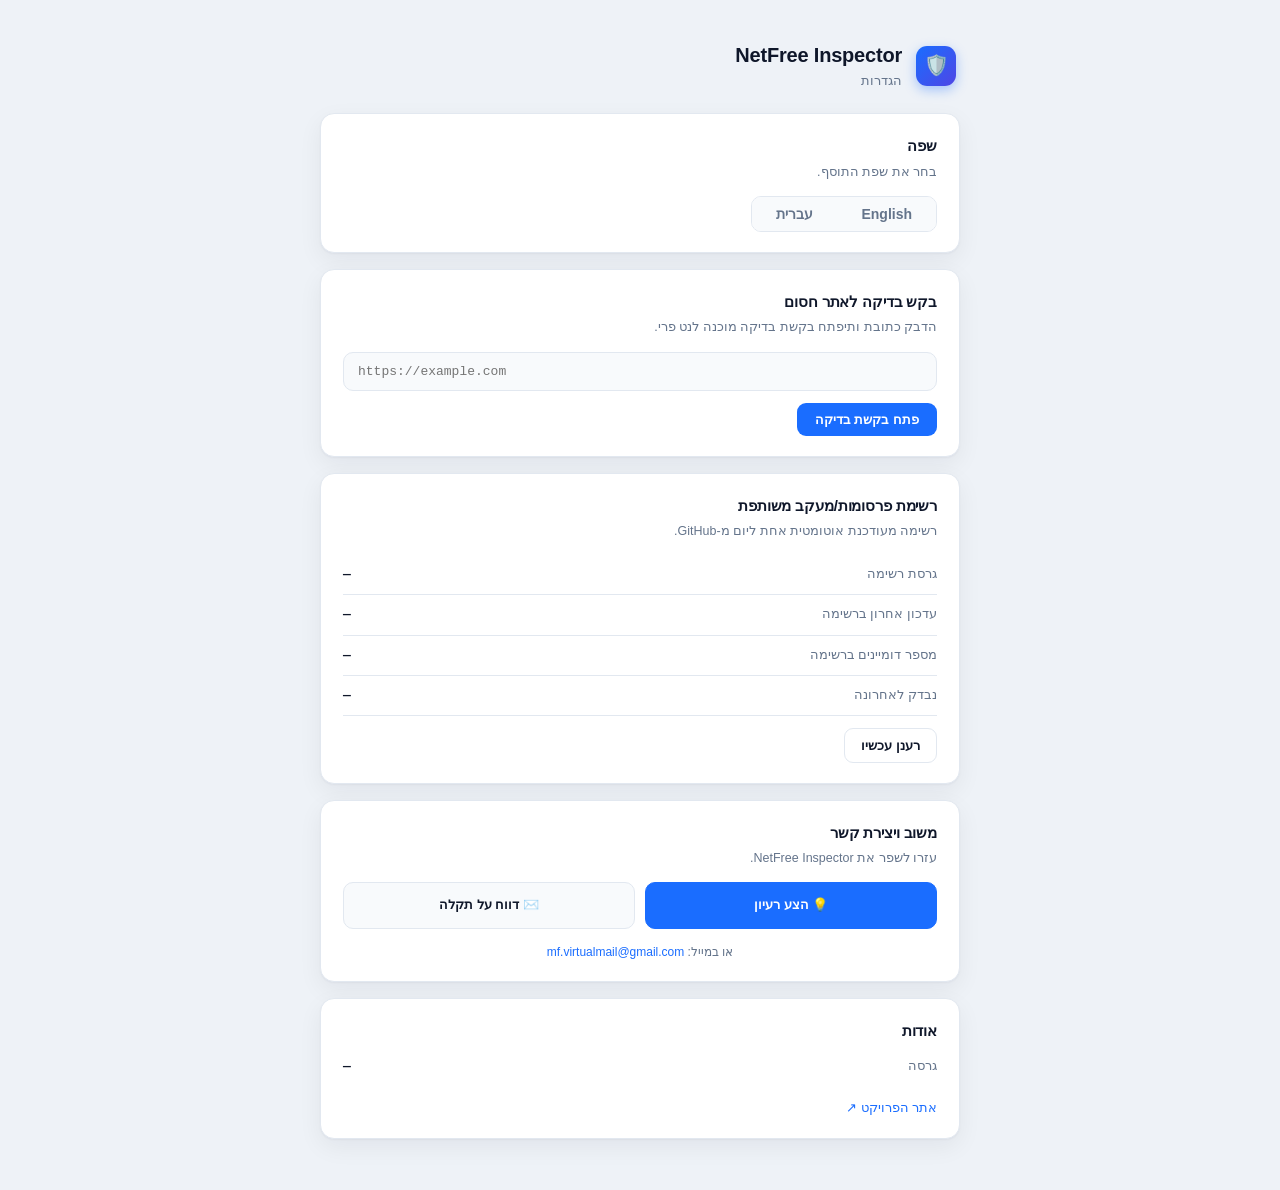
<file: options.html>
<!DOCTYPE html>
<html lang="he" dir="rtl">
<head>
<meta charset="UTF-8" />
<meta name="viewport" content="width=device-width, initial-scale=1.0" />
<title>NetFree Inspector — הגדרות</title>
<style>
  :root {
    --brand:      #1a6dff;
    --brand-ink:  #ffffff;
    --brand-hov:  #1456cc;
    --text:       #0f172a;
    --muted:      #64748b;
    --bg:         #eef2f7;
    --card:       #ffffff;
    --border:     #e2e8f0;
    --field:      #f8fafc;
    --ok:         #16a34a;
    --ok-bg:      #dcfce7;
    --err:        #dc2626;
    --err-bg:     #fee2e2;
    --shadow:     0 1px 2px rgba(15,23,42,.04), 0 8px 24px rgba(15,23,42,.06);
    --r:          14px;
  }
  @media (prefers-color-scheme: dark) {
    :root {
      --text:   #e5e9f0;
      --muted:  #94a3b8;
      --bg:     #0b1220;
      --card:   #131c2e;
      --border: #263248;
      --field:  #0e1626;
      --ok-bg:  #0f2a1a;
      --err-bg: #2a1414;
      --shadow: 0 1px 2px rgba(0,0,0,.3), 0 10px 30px rgba(0,0,0,.35);
    }
  }
  * { box-sizing: border-box; }
  html[lang="en"] body { direction: ltr; }
  body {
    font-family: -apple-system, "Segoe UI", Heebo, Arial, sans-serif;
    background: var(--bg); color: var(--text); margin: 0;
    padding: 40px 20px; line-height: 1.55;
    -webkit-font-smoothing: antialiased;
  }
  .wrap { max-width: 640px; margin: 0 auto; }

  header {
    display: flex; align-items: center; gap: 14px;
    margin: 0 4px 22px;
  }
  .logo {
    width: 40px; height: 40px; border-radius: 11px; flex: none;
    background: linear-gradient(135deg, #1a6dff, #4f46e5);
    display: grid; place-items: center; color: #fff; font-size: 20px;
    box-shadow: 0 4px 12px rgba(26,109,255,.35);
  }
  .titles { flex: 1; min-width: 0; }
  h1 { font-size: 20px; margin: 0; letter-spacing: -.01em; }
  .sub { color: var(--muted); font-size: 12.5px; margin: 1px 0 0; }

  section {
    background: var(--card); border: 1px solid var(--border); border-radius: var(--r);
    padding: 20px 22px; margin-bottom: 16px; box-shadow: var(--shadow);
  }
  h2 { font-size: 15px; margin: 0 0 5px; letter-spacing: -.01em; }
  p.hint { color: var(--muted); font-size: 12.5px; margin: 0 0 14px; }

  input[type="url"] {
    width: 100%; padding: 11px 14px;
    border: 1px solid var(--border); border-radius: 10px; background: var(--field);
    color: var(--text);
    font-family: "SF Mono", "Fira Code", ui-monospace, monospace; font-size: 13px;
  }
  input:focus { outline: 2px solid var(--brand); outline-offset: -1px; background: var(--card); }

  .row { display: flex; gap: 10px; margin-top: 12px; align-items: center; flex-wrap: wrap; }
  button.action {
    background: var(--brand); color: var(--brand-ink); border: none;
    padding: 9px 18px; border-radius: 9px; font-weight: 600; cursor: pointer;
    font-size: 13px;
  }
  button.action:hover { background: var(--brand-hov); }
  button.ghost {
    background: transparent; color: var(--text);
    border: 1px solid var(--border); padding: 9px 16px; border-radius: 9px;
    cursor: pointer; font-size: 13px; font-weight: 600;
    display: inline-flex; align-items: center; gap: 8px;
  }
  button.ghost:hover:not(:disabled) { border-color: var(--brand); color: var(--brand); }
  button.ghost:disabled { opacity: .6; cursor: default; }

  .spinner {
    width: 13px; height: 13px; border-radius: 50%;
    border: 2px solid currentColor; border-top-color: transparent;
    animation: spin .7s linear infinite; display: none;
  }
  button.ghost.loading .spinner { display: inline-block; }
  @keyframes spin { to { transform: rotate(360deg); } }

  /* Language segmented control */
  .lang-seg { display: inline-flex; border: 1px solid var(--border); border-radius: 10px; overflow: hidden; direction: ltr; }
  .lang-seg button { border: none; background: var(--field); color: var(--muted); font-size: 14px; font-weight: 600; padding: 9px 24px; cursor: pointer; }
  .lang-seg button:hover { color: var(--text); }
  .lang-seg button.active { background: var(--brand); color: #fff; }

  /* Feedback buttons */
  .feedback-row { display: flex; gap: 10px; flex-wrap: wrap; }
  .feedback-btn {
    flex: 1; min-width: 150px; display: inline-flex; align-items: center; justify-content: center; gap: 6px;
    text-decoration: none; padding: 12px 16px; border-radius: 10px; font-size: 13px; font-weight: 600;
    border: 1px solid var(--border); background: var(--field); color: var(--text); cursor: pointer;
  }
  .feedback-btn:hover { border-color: var(--brand); color: var(--brand); }
  .feedback-btn.primary { background: var(--brand); color: #fff; border-color: var(--brand); }
  .feedback-btn.primary:hover { background: var(--brand-hov); color: #fff; }
  .email-line { text-align: center; margin: 14px 0 0; font-size: 12px; color: var(--muted); }
  .email-line a { color: var(--brand); text-decoration: none; }
  .email-line a:hover { text-decoration: underline; }

  /* Pill (refresh / review status) */
  .pill { font-size: 12.5px; font-weight: 600; padding: 4px 11px; border-radius: 999px; display: none; }
  .pill.show { display: inline-block; }
  .pill.ok  { color: var(--ok);  background: var(--ok-bg); }
  .pill.err { color: var(--err); background: var(--err-bg); }

  .stat-row {
    display: flex; justify-content: space-between; align-items: baseline; gap: 12px;
    padding: 9px 0; border-bottom: 1px solid var(--border); font-size: 13px;
  }
  .stat-row:last-of-type { border-bottom: none; }
  .stat-row span { color: var(--muted); }
  .stat-row b { font-family: "SF Mono", ui-monospace, monospace; font-weight: 600; text-align: end; }

  a { color: var(--brand); text-decoration: none; }
  a:hover { text-decoration: underline; }
</style>
</head>
<body>
  <div class="wrap">

    <header>
      <div class="logo" aria-hidden="true">🛡️</div>
      <div class="titles">
        <h1>NetFree Inspector</h1>
        <p class="sub" data-he="הגדרות" data-en="Settings">הגדרות</p>
      </div>
    </header>

    <!-- ── Language ── -->
    <section>
      <h2 data-he="שפה" data-en="Language">שפה</h2>
      <p class="hint" data-he="בחר את שפת התוסף." data-en="Choose the extension language.">בחר את שפת התוסף.</p>
      <div class="lang-seg" id="langSeg">
        <button type="button" data-lang="he">עברית</button>
        <button type="button" data-lang="en">English</button>
      </div>
    </section>

    <!-- ── Request a review for an address ── -->
    <section>
      <h2 data-he="בקש בדיקה לאתר חסום" data-en="Request a review for a blocked address">בקש בדיקה לאתר חסום</h2>
      <p class="hint"
         data-he="אתר שחשוב לך וכנראה חסום? הדבק את הכתובת — תיפתח בקשת בדיקה מוכנה לנט פרי, בלי צורך להיכנס לדף החסום קודם."
         data-en="A site you need that's probably blocked? Paste the address — a ready-made NetFree review request opens, no need to visit the blocked page first.">
        הדבק כתובת ותיפתח בקשת בדיקה מוכנה לנט פרי.
      </p>
      <input type="url" id="reviewUrl" dir="ltr" placeholder="https://example.com" />
      <div class="row">
        <button class="action" id="reviewBtn" type="button"
                data-he="פתח בקשת בדיקה" data-en="Open review request">פתח בקשת בדיקה</button>
        <span class="pill" id="reviewStatus" role="status" aria-live="polite"></span>
      </div>
    </section>

    <!-- ── Shared list info ── -->
    <section>
      <h2 data-he="רשימת פרסומות/מעקב משותפת" data-en="Shared ad &amp; tracker list">רשימת פרסומות/מעקב משותפת</h2>
      <p class="hint"
         data-he="רשימה מעודכנת אוטומטית אחת ליום מ-GitHub — בלי שתצטרך להתקין מחדש."
         data-en="Automatically refreshed once per day from GitHub — no re-install needed.">
        רשימה מעודכנת אוטומטית אחת ליום מ-GitHub.
      </p>
      <div class="stat-row">
        <span data-he="גרסת רשימה" data-en="List version">גרסת רשימה</span>
        <b id="remoteVersion">—</b>
      </div>
      <div class="stat-row">
        <span data-he="עדכון אחרון ברשימה" data-en="List updated">עדכון אחרון ברשימה</span>
        <b id="remoteUpdated">—</b>
      </div>
      <div class="stat-row">
        <span data-he="מספר דומיינים ברשימה" data-en="Domains in list">מספר דומיינים ברשימה</span>
        <b id="remoteCount">—</b>
      </div>
      <div class="stat-row">
        <span data-he="נבדק לאחרונה" data-en="Last checked">נבדק לאחרונה</span>
        <b id="remoteFetched">—</b>
      </div>
      <div class="row">
        <button class="ghost" id="refreshBtn" type="button"
                data-he="רענן עכשיו" data-en="Refresh now">
          <span class="spinner" aria-hidden="true"></span>
          <span class="btn-label" data-he="רענן עכשיו" data-en="Refresh now">רענן עכשיו</span>
        </button>
        <span class="pill" id="refreshStatus" role="status" aria-live="polite"></span>
      </div>
    </section>

    <!-- ── Feedback & contact ── -->
    <section>
      <h2 data-he="משוב ויצירת קשר" data-en="Feedback &amp; contact">משוב ויצירת קשר</h2>
      <p class="hint"
         data-he="עזרו לשפר את NetFree Inspector — דווחו על תקלה או הציעו רעיון."
         data-en="Help make NetFree Inspector better — report a problem or suggest an idea.">
        עזרו לשפר את NetFree Inspector.
      </p>
      <div class="feedback-row">
        <a class="feedback-btn primary" id="suggestBtn" href="#" data-he="💡 הצע רעיון" data-en="💡 Suggest an idea">💡 הצע רעיון</a>
        <a class="feedback-btn" id="contactBtn" href="#" data-he="✉️ דווח על תקלה" data-en="✉️ Report an issue">✉️ דווח על תקלה</a>
      </div>
      <p class="email-line">
        <span data-he="או במייל:" data-en="Or email:">או במייל:</span>
        <a id="contactEmailLink" href="mailto:mf.virtualmail@gmail.com">mf.virtualmail@gmail.com</a>
      </p>
    </section>

    <!-- ── About ── -->
    <section>
      <h2 data-he="אודות" data-en="About">אודות</h2>
      <div class="stat-row">
        <span data-he="גרסה" data-en="Version">גרסה</span>
        <b id="extVersion">—</b>
      </div>
      <p class="hint" style="margin: 12px 0 0">
        <a href="https://mfvirtualmail-bot.github.io/netfree-inspector/" target="_blank" rel="noopener"
           data-he="אתר הפרויקט ↗" data-en="Project website ↗">אתר הפרויקט ↗</a>
      </p>
    </section>

  </div>

  <script src="options.js"></script>
</body>
</html>
</file>
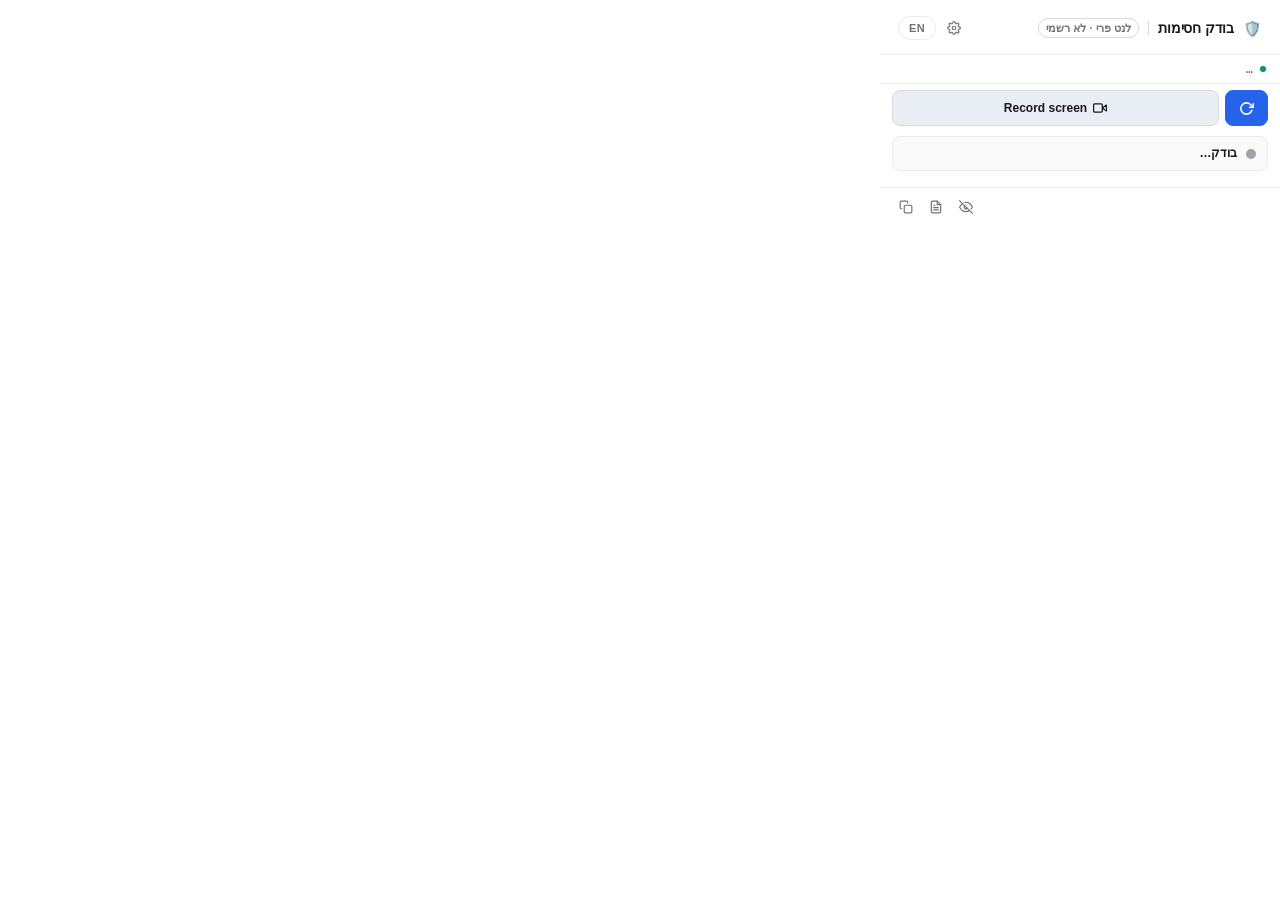
<file: popup.html>
<!DOCTYPE html>
<html lang="he" dir="rtl">
<head>
  <meta charset="UTF-8" />
  <meta name="viewport" content="width=device-width, initial-scale=1.0" />
  <title>NetFree Inspector</title>
  <link rel="stylesheet" href="popup.css" />
</head>
<body>
  <div id="app">

    <!-- ── Header ── -->
    <header class="header">
      <div class="header-brand">
        <span aria-hidden="true" style="font-size:15px;line-height:1;">🛡️</span>
        <span class="nf-logo-text" id="hdr-name" data-he="בודק חסימות" data-en="Block Inspector">בודק חסימות</span>
        <div class="header-separator"></div>
        <span class="header-subtitle" id="hdr-subtitle">לנט פרי · לא רשמי</span>
      </div>
      <div class="header-actions">
        <button class="icon-btn" id="optionsBtn" title="Options" aria-label="Options">
          <svg width="14" height="14" viewBox="0 0 24 24" fill="none" stroke="currentColor" stroke-width="2" stroke-linecap="round" stroke-linejoin="round"><circle cx="12" cy="12" r="3"/><path d="M19.4 15a1.65 1.65 0 0 0 .33 1.82l.06.06a2 2 0 0 1 0 2.83 2 2 0 0 1-2.83 0l-.06-.06a1.65 1.65 0 0 0-1.82-.33 1.65 1.65 0 0 0-1 1.51V21a2 2 0 0 1-4 0v-.09A1.65 1.65 0 0 0 9 19.4a1.65 1.65 0 0 0-1.82.33l-.06.06a2 2 0 0 1-2.83 0 2 2 0 0 1 0-2.83l.06-.06a1.65 1.65 0 0 0 .33-1.82 1.65 1.65 0 0 0-1.51-1H3a2 2 0 0 1 0-4h.09A1.65 1.65 0 0 0 4.6 9a1.65 1.65 0 0 0-.33-1.82l-.06-.06a2 2 0 0 1 0-2.83 2 2 0 0 1 2.83 0l.06.06a1.65 1.65 0 0 0 1.82.33H9a1.65 1.65 0 0 0 1-1.51V3a2 2 0 0 1 4 0v.09a1.65 1.65 0 0 0 1 1.51 1.65 1.65 0 0 0 1.82-.33l.06-.06a2 2 0 0 1 2.83 0 2 2 0 0 1 0 2.83l-.06.06a1.65 1.65 0 0 0-.33 1.82V9a1.65 1.65 0 0 0 1.51 1H21a2 2 0 0 1 0 4h-.09a1.65 1.65 0 0 0-1.51 1z"/></svg>
        </button>
        <button class="lang-btn" id="langBtn" title="Switch language">EN</button>
      </div>
    </header>

    <!-- ── Current page pill ── -->
    <div class="page-bar">
      <span class="page-bar-dot"></span>
      <span class="page-bar-domain" id="pageDomain">…</span>
    </div>

    <!-- ── Top action toolbar: Reload & Record + Record screen (page-
         independent: recording follows you wherever you go) ── -->
    <div class="top-actions" id="screenRecZone">
      <div class="top-actions-row" id="topActionsRow">
        <button class="toolbar-btn primary icon-only" id="reloadBtn" title="רענן / Reload" aria-label="רענן / Reload">
          <svg width="15" height="15" viewBox="0 0 24 24" fill="none" stroke="currentColor" stroke-width="2.5" stroke-linecap="round" stroke-linejoin="round"><polyline points="23 4 23 10 17 10"/><path d="M20.49 15a9 9 0 1 1-2.12-9.36L23 10"/></svg>
        </button>
        <button class="toolbar-btn" id="screenRecBtn" type="button">
          <svg width="14" height="14" viewBox="0 0 24 24" fill="none" stroke="currentColor" stroke-width="2.2" stroke-linecap="round" stroke-linejoin="round"><path d="M23 7l-7 5 7 5V7z"/><rect x="1" y="5" width="15" height="14" rx="2" ry="2"/></svg>
          <span id="screenRecLabel" data-he="הקלט מסך" data-en="Record screen">Record screen</span>
        </button>
        <!-- Record in a new Incognito window — the "guest window" NetFree asks for -->
        <button class="toolbar-btn" id="cleanRecBtn" type="button" style="display:none">
          <svg width="15" height="15" viewBox="0 0 24 24" fill="none" stroke="currentColor" stroke-width="2" stroke-linecap="round" stroke-linejoin="round"><path d="M2 11h20"/><path d="M5 11l1.6-5.4A2 2 0 0 1 8.5 4h7a2 2 0 0 1 1.9 1.6L19 11"/><circle cx="7" cy="17" r="3"/><circle cx="17" cy="17" r="3"/><path d="M10 17h4"/></svg>
          <span id="cleanRecLabel" data-he="הקלט בגלישה בסתר" data-en="Record in Incognito">Record in Incognito</span>
        </button>
      </div>
      <div class="screen-rec-active" id="screenRecActive" hidden>
        <span class="rec-dot"></span>
        <div class="rec-info">
          <span class="rec-title" id="screenRecTitle">Recording screen…</span>
          <span class="rec-time" id="screenRecTime"></span>
        </div>
        <button class="rec-stop-btn" id="screenRecStopBtn" type="button" data-he="עצור ושלח" data-en="Stop &amp; send">Stop &amp; send</button>
        <button class="rec-cancel-btn" id="screenRecCancelBtn" type="button" title="Cancel &amp; discard" aria-label="Cancel &amp; discard">
          <svg width="14" height="14" viewBox="0 0 24 24" fill="none" stroke="currentColor" stroke-width="2.5" stroke-linecap="round" stroke-linejoin="round"><line x1="18" y1="6" x2="6" y2="18"/><line x1="6" y1="6" x2="18" y2="18"/></svg>
        </button>
      </div>
    </div>

    <!-- ── Summary banner ── -->
    <div class="summary" id="summary">
      <span class="summary-icon" id="summaryIcon">⏳</span>
      <div class="summary-body">
        <div class="summary-title" id="summaryTitle" data-he="בודק…" data-en="Checking…">בודק…</div>
        <div class="summary-sub"  id="summarySub"></div>
      </div>
    </div>

    <!-- ── Single page-level "Open NetFree Request" button ── -->
    <button class="page-ticket-btn" id="pageTicketBtn" type="button" style="display:none">
      <svg width="14" height="14" viewBox="0 0 24 24" fill="none" stroke="currentColor" stroke-width="2.5" stroke-linecap="round" stroke-linejoin="round"><path d="M18 13v6a2 2 0 0 1-2 2H5a2 2 0 0 1-2-2V8a2 2 0 0 1 2-2h6"/><polyline points="15 3 21 3 21 9"/><line x1="10" y1="14" x2="21" y2="3"/></svg>
      <span id="pageTicketLabel">Open NetFree Request ↗</span>
    </button>

    <!-- ── Scrollable block list ── -->
    <div class="blocks-list" id="blocksList"></div>

    <!-- ── Footer: small utility actions only (main actions moved to the
         top toolbar) ── -->
    <footer class="footer">
      <div class="footer-mini-actions">
        <button class="icon-btn" id="harmlessBtn" title="Show ad/tracker blocks" aria-label="Toggle ad/tracker blocks" aria-pressed="false">
          <svg class="icon-eye" width="14" height="14" viewBox="0 0 24 24" fill="none" stroke="currentColor" stroke-width="2" stroke-linecap="round" stroke-linejoin="round"><path d="M1 12s4-8 11-8 11 8 11 8-4 8-11 8-11-8-11-8z"/><circle cx="12" cy="12" r="3"/></svg>
          <svg class="icon-eye-off" width="14" height="14" viewBox="0 0 24 24" fill="none" stroke="currentColor" stroke-width="2" stroke-linecap="round" stroke-linejoin="round"><path d="M17.94 17.94A10.07 10.07 0 0 1 12 20c-7 0-11-8-11-8a18.45 18.45 0 0 1 5.06-5.94M9.9 4.24A9.12 9.12 0 0 1 12 4c7 0 11 8 11 8a18.5 18.5 0 0 1-2.16 3.19m-6.72-1.07a3 3 0 1 1-4.24-4.24"/><line x1="1" y1="1" x2="23" y2="23"/></svg>
          <span class="icon-badge" id="harmlessCount" hidden></span>
        </button>
        <button class="icon-btn" id="reportBtn" title="Copy report" aria-label="Copy report">
          <svg width="14" height="14" viewBox="0 0 24 24" fill="none" stroke="currentColor" stroke-width="2" stroke-linecap="round" stroke-linejoin="round"><path d="M14 2H6a2 2 0 0 0-2 2v16a2 2 0 0 0 2 2h12a2 2 0 0 0 2-2V8z"/><polyline points="14 2 14 8 20 8"/><line x1="16" y1="13" x2="8" y2="13"/><line x1="16" y1="17" x2="8" y2="17"/><polyline points="10 9 9 9 8 9"/></svg>
        </button>
        <button class="icon-btn" id="copyAllBtn" title="Copy all URLs" aria-label="Copy all URLs">
          <svg width="14" height="14" viewBox="0 0 24 24" fill="none" stroke="currentColor" stroke-width="2" stroke-linecap="round" stroke-linejoin="round"><rect x="9" y="9" width="13" height="13" rx="2" ry="2"/><path d="M5 15H4a2 2 0 0 1-2-2V4a2 2 0 0 1 2-2h9a2 2 0 0 1 2 2v1"/></svg>
        </button>
      </div>
    </footer>

  </div>

  <!-- Toast notification -->
  <div class="toast" id="toast"></div>

  <script src="traffic-recording.js"></script>
  <script src="popup.js"></script>
</body>
</html>
</file>
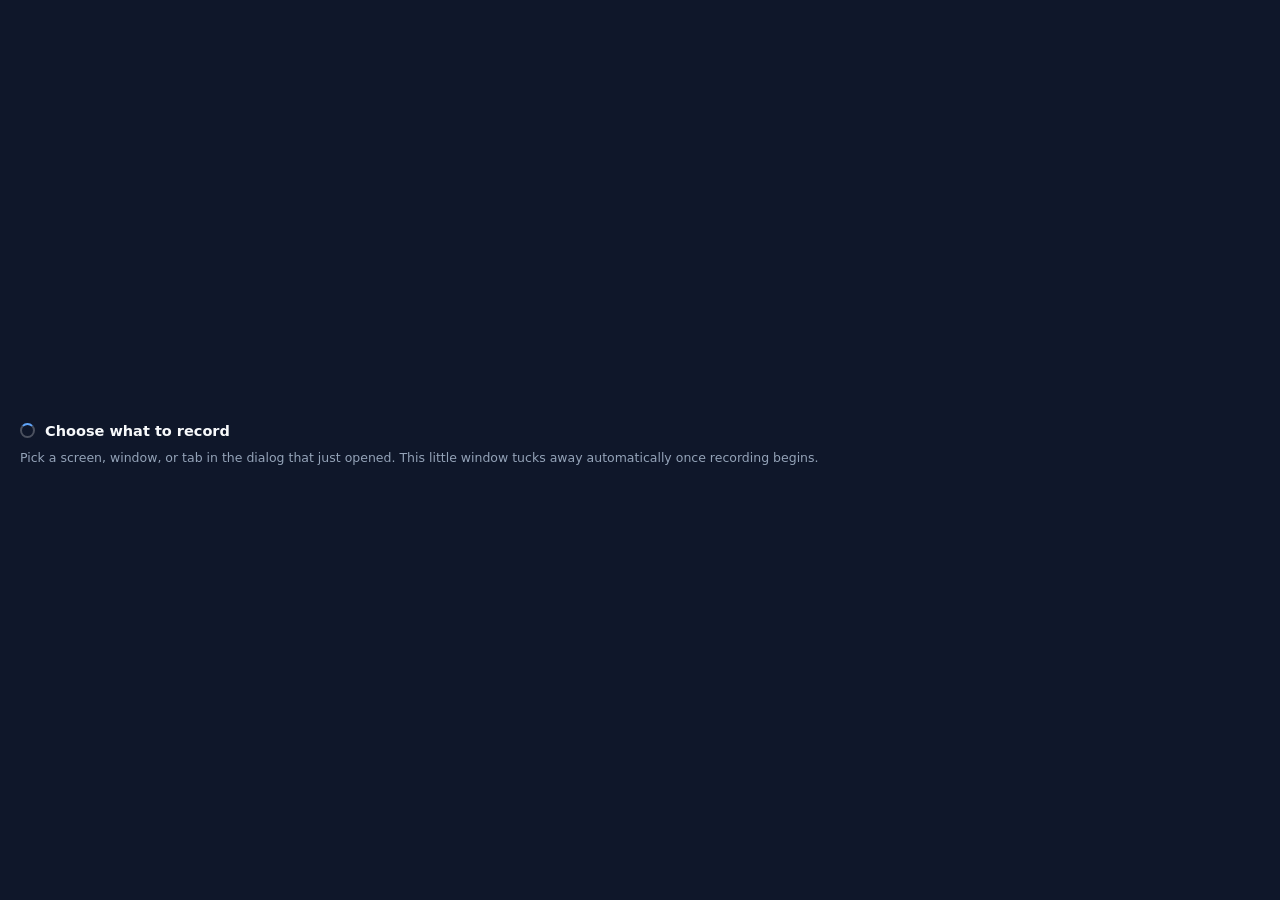
<file: recorder.html>
<!DOCTYPE html>
<html lang="en">
<head>
  <meta charset="UTF-8" />
  <title>NetFree Inspector — recording</title>
  <style>
    :root { color-scheme: light dark; }
    * { box-sizing: border-box; }
    html, body { margin: 0; height: 100%; }
    body {
      font: 14px/1.4 system-ui, -apple-system, "Segoe UI", sans-serif;
      background: #0F172A;
      color: #F8FAFC;
      display: flex;
      flex-direction: column;
      justify-content: center;
      gap: 12px;
      padding: 18px 20px;
      user-select: none;
    }

    /* ── Pick phase (what the user actually sees) ── */
    #pick { display: flex; flex-direction: column; gap: 8px; }
    #pick .row { display: flex; align-items: center; gap: 10px; }
    #pick .spin {
      width: 15px; height: 15px; flex: 0 0 auto;
      border: 2.5px solid rgba(255,255,255,.25); border-top-color: #60A5FA;
      border-radius: 50%; animation: spin 0.8s linear infinite;
    }
    @keyframes spin { to { transform: rotate(360deg); } }
    #pick .head { font-weight: 700; font-size: 14.5px; }
    #pick .hint { font-size: 12.5px; color: #94A3B8; line-height: 1.45; }

    /* ── Recording / uploading (seen only if window is restored) ── */
    #live { display: none; align-items: center; gap: 11px; }
    #dot { width: 11px; height: 11px; border-radius: 50%; background: #F87171; flex: 0 0 auto; animation: pulse 1.2s ease-in-out infinite; }
    @keyframes pulse { 0%,100% { opacity: 1; } 50% { opacity: .25; } }
    #live .info { flex: 1 1 auto; min-width: 0; }
    #title { display: block; font-weight: 700; white-space: nowrap; overflow: hidden; text-overflow: ellipsis; }
    #time { display: block; font-size: 12px; color: #94A3B8; font-variant-numeric: tabular-nums; }
    #stop {
      flex: 0 0 auto; border: none; border-radius: 999px;
      padding: 9px 16px; background: #EF4444; color: #fff;
      font: 700 13px/1 system-ui, -apple-system, "Segoe UI", sans-serif; cursor: pointer;
    }
    #stop:hover { background: #DC2626; }
    #stop:disabled { opacity: .6; cursor: default; }

    body.recording #pick, body.uploading #pick { display: none; }
    body.recording #live, body.uploading #live { display: flex; }
    body.uploading #dot { animation: none; background: #F59E0B; }
    body.uploading #stop { display: none; }

    .footnote { font-size: 11.5px; color: #64748B; }
  </style>
</head>
<body>
  <!-- This window is visible ONLY while the user picks a source; it minimizes
       itself the instant recording starts (MediaRecorder keeps running while
       minimized — verified). From then on the user stops via the on-page
       floating pill or Chrome's "Stop sharing" bar. Restoring this window from
       the taskbar shows the live state + a Stop button as a fallback. -->
  <div id="pick">
    <div class="row">
      <span class="spin"></span>
      <span class="head" id="pickHead">Choose what to record</span>
    </div>
    <span class="hint" id="pickHint">Pick a screen, window, or tab in the dialog that just opened. This little window tucks away automatically once recording begins.</span>
  </div>

  <div id="live">
    <span id="dot"></span>
    <div class="info">
      <span id="title">Recording screen</span>
      <span id="time"></span>
    </div>
    <button id="stop" type="button">Stop &amp; send</button>
  </div>

  <div class="footnote" id="foot"></div>

  <script src="sse-recording.js"></script>
  <script src="recorder.js"></script>
</body>
</html>
</file>
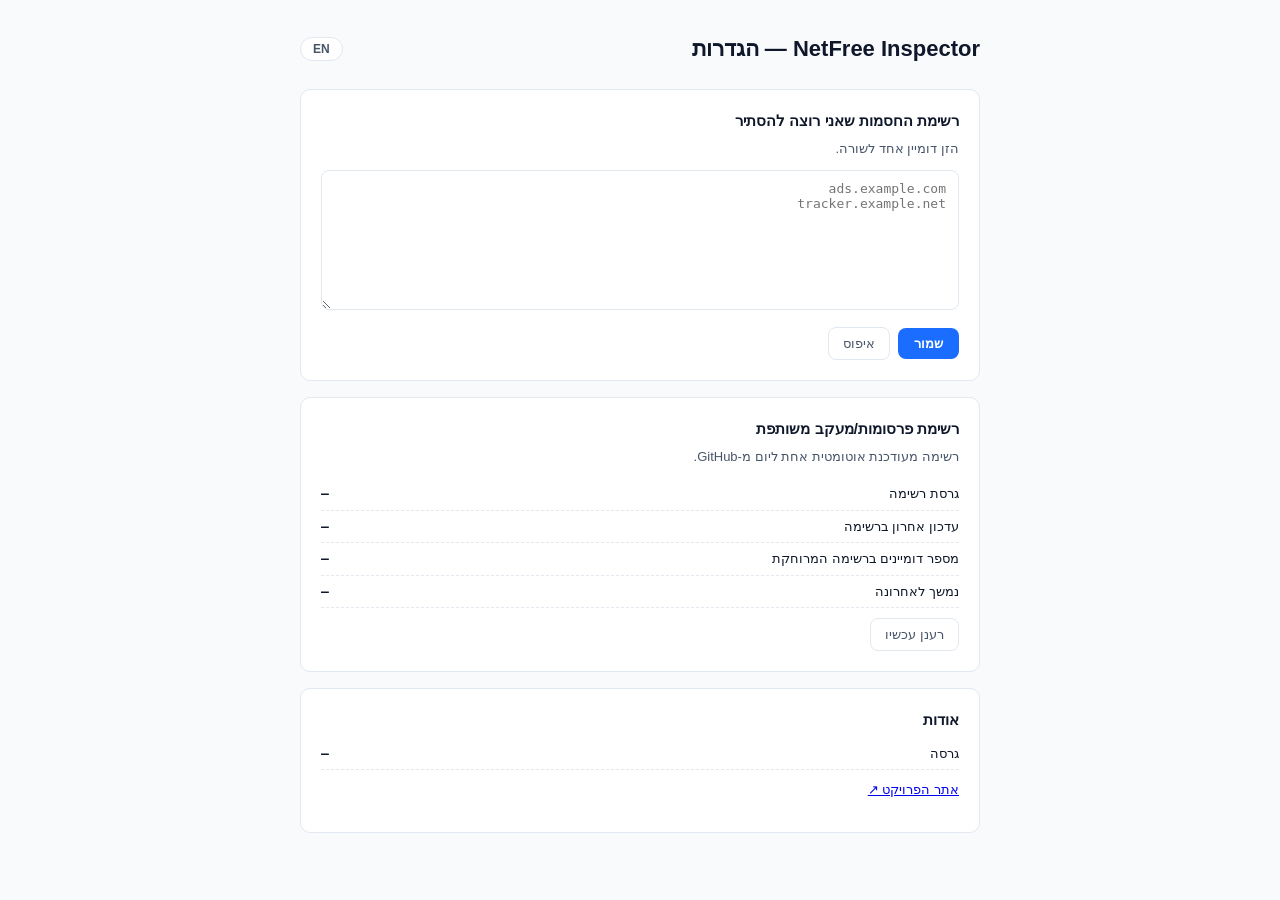
<file: chrome-extension/options.html>
<!DOCTYPE html>
<html lang="he" dir="rtl">
<head>
<meta charset="UTF-8" />
<meta name="viewport" content="width=device-width, initial-scale=1.0" />
<title>NetFree Inspector — הגדרות</title>
<style>
  :root {
    --brand: #1a6dff;
    --text: #0f172a;
    --muted: #475569;
    --bg: #f8fafc;
    --card: #ffffff;
    --border: #e2e8f0;
    --danger: #dc2626;
    --r: 10px;
  }
  * { box-sizing: border-box; }
  html[lang="en"] body { direction: ltr; }
  body {
    font-family: -apple-system, Segoe UI, Heebo, Arial, sans-serif;
    background: var(--bg); color: var(--text); margin: 0;
    padding: 32px 20px; line-height: 1.5;
  }
  .wrap { max-width: 680px; margin: 0 auto; }
  header {
    display: flex; align-items: center; justify-content: space-between;
    margin-bottom: 24px;
  }
  h1 { font-size: 22px; margin: 0; }
  .lang-btn {
    background: white; border: 1px solid var(--border); border-radius: 999px;
    padding: 4px 12px; font-size: 12px; font-weight: 700; cursor: pointer;
    color: var(--muted);
  }
  section {
    background: var(--card); border: 1px solid var(--border); border-radius: var(--r);
    padding: 20px; margin-bottom: 16px;
  }
  h2 { font-size: 15px; margin: 0 0 6px; }
  p.hint { color: var(--muted); font-size: 13px; margin: 0 0 12px; }

  textarea {
    width: 100%; min-height: 140px; padding: 10px 12px;
    border: 1px solid var(--border); border-radius: 8px;
    font-family: 'SF Mono', 'Fira Code', monospace; font-size: 13px;
    resize: vertical;
  }
  textarea:focus { outline: 2px solid var(--brand); outline-offset: -1px; }

  .row { display: flex; gap: 8px; margin-top: 10px; align-items: center; flex-wrap: wrap; }
  button.action {
    background: var(--brand); color: white; border: none;
    padding: 8px 16px; border-radius: 8px; font-weight: 600; cursor: pointer;
    font-size: 13px;
  }
  button.action:hover { background: #1456cc; }
  button.ghost {
    background: transparent; color: var(--muted);
    border: 1px solid var(--border); padding: 8px 14px; border-radius: 8px;
    cursor: pointer; font-size: 13px;
  }
  button.ghost:hover { color: var(--text); background: white; }

  .status {
    color: #16a34a; font-size: 13px; font-weight: 600;
    opacity: 0; transition: opacity .2s;
  }
  .status.visible { opacity: 1; }

  .stat-row { display: flex; justify-content: space-between;
              padding: 6px 0; border-bottom: 1px dashed var(--border); font-size: 13px; }
  .stat-row:last-child { border-bottom: none; }
  .stat-row b { font-family: 'SF Mono', monospace; }
</style>
</head>
<body>
  <div class="wrap">

    <header>
      <h1 data-he="NetFree Inspector — הגדרות" data-en="NetFree Inspector — Settings">NetFree Inspector — הגדרות</h1>
      <button class="lang-btn" id="langBtn" type="button">EN</button>
    </header>

    <!-- ── Custom exclusions ── -->
    <section>
      <h2 data-he="רשימת החסמות שאני רוצה להסתיר" data-en="My custom harmless list">רשימת החסמות שאני רוצה להסתיר</h2>
      <p class="hint"
         data-he="הזן דומיין אחד לשורה. חסימות של דומיינים אלה יסווגו כ'לא משמעותיות' ויוסתרו כברירת מחדל. התאמה היא סיומת — 'example.com' יתפוס גם 'sub.example.com'."
         data-en="One domain per line. Blocks on these domains are treated as 'not meaningful' and hidden by default. Matching is suffix-based — 'example.com' also matches 'sub.example.com'.">
        הזן דומיין אחד לשורה.
      </p>
      <textarea id="userList" placeholder="ads.example.com&#10;tracker.example.net"></textarea>
      <div class="row">
        <button class="action" id="saveBtn" type="button" data-he="שמור" data-en="Save">שמור</button>
        <button class="ghost"  id="resetBtn" type="button" data-he="איפוס" data-en="Reset">איפוס</button>
        <span class="status" id="status" data-he="✓ נשמר" data-en="✓ Saved">✓ נשמר</span>
      </div>
    </section>

    <!-- ── Remote list info ── -->
    <section>
      <h2 data-he="רשימת פרסומות/מעקב משותפת" data-en="Shared ad &amp; tracker list">רשימת פרסומות/מעקב משותפת</h2>
      <p class="hint"
         data-he="רשימה מעודכנת אוטומטית אחת ליום מ-GitHub — בלי שתצטרך להתקין מחדש."
         data-en="Automatically refreshed once per day from GitHub — no re-install needed.">
        רשימה מעודכנת אוטומטית אחת ליום מ-GitHub.
      </p>
      <div class="stat-row">
        <span data-he="גרסת רשימה" data-en="List version">גרסת רשימה</span>
        <b id="remoteVersion">—</b>
      </div>
      <div class="stat-row">
        <span data-he="עדכון אחרון ברשימה" data-en="List updated">עדכון אחרון ברשימה</span>
        <b id="remoteUpdated">—</b>
      </div>
      <div class="stat-row">
        <span data-he="מספר דומיינים ברשימה המרוחקת" data-en="Remote domain count">מספר דומיינים ברשימה המרוחקת</span>
        <b id="remoteCount">—</b>
      </div>
      <div class="stat-row">
        <span data-he="נמשך לאחרונה" data-en="Last fetched">נמשך לאחרונה</span>
        <b id="remoteFetched">—</b>
      </div>
      <div class="row">
        <button class="ghost" id="refreshBtn" type="button"
                data-he="רענן עכשיו" data-en="Refresh now">רענן עכשיו</button>
      </div>
    </section>

    <!-- ── About ── -->
    <section>
      <h2 data-he="אודות" data-en="About">אודות</h2>
      <div class="stat-row">
        <span data-he="גרסה" data-en="Version">גרסה</span>
        <b id="extVersion">—</b>
      </div>
      <p class="hint" style="margin-top: 10px">
        <a href="https://mfvirtualmail-bot.github.io/beit-midrash-finance/netfree-inspector/" target="_blank"
           data-he="אתר הפרויקט ↗" data-en="Project website ↗">אתר הפרויקט ↗</a>
      </p>
    </section>

  </div>

  <script src="options.js"></script>
</body>
</html>
</file>
<file: popup.css>
/* ══════════════════════════════════════════════
   NetFree Inspector — Popup Styles
   Calm minimal · RTL Hebrew default
   ══════════════════════════════════════════════ */

:root {
  /* Single accent — used sparingly */
  --accent:        #2563EB;
  --accent-hover:  #1D4ED8;
  --accent-soft:   #EFF4FF;

  /* Semantic — desaturated, used in tiny dots / pale fills only */
  --red:           #DC2626;
  --red-soft:      #FEF2F2;
  --amber:         #D97706;
  --amber-soft:    #FFFBEB;
  --violet:        #7C3AED;
  --violet-soft:   #F5F3FF;
  --green:         #059669;
  --green-hover:   #047857;
  --green-soft:    #ECFDF5;
  --cyan:          #0E7490;
  --cyan-soft:     #ECFEFF;
  --emerald:       #059669;
  --emerald-soft:  #ECFDF5;

  /* Neutral scale */
  --bg:            #FFFFFF;
  --surface:       #FAFAFA;
  --line:          #ECECEE;
  --line-strong:   #D9D9DD;
  --text:          #18181B;
  --text-muted:    #71717A;
  --text-faint:    #A1A1AA;

  /* Shape */
  --r-lg: 10px;
  --r-md:  8px;
  --r-sm:  6px;
  --r-pill: 999px;

  --ease: 0.15s ease;
}

/* ── Reset ── */
*, *::before, *::after { box-sizing: border-box; margin: 0; padding: 0; }
button { font: inherit; cursor: pointer; background: none; border: none; color: inherit; }
a      { color: inherit; text-decoration: none; }

body {
  width: 400px;
  min-height: 200px;
  max-height: 600px;
  overflow: hidden;
  display: flex;
  flex-direction: column;
  font-family: -apple-system, BlinkMacSystemFont, 'Inter', 'Segoe UI',
               'Assistant', 'Heebo', Arial, sans-serif;
  font-size: 13px;
  line-height: 1.5;
  color: var(--text);
  background: var(--bg);
  -webkit-font-smoothing: antialiased;
}

#app {
  display: flex;
  flex-direction: column;
  height: 100%;
}

/* ════════════════════════════════════════
   HEADER — flat white
   ════════════════════════════════════════ */
.header {
  flex-shrink: 0;
  display: flex;
  align-items: center;
  justify-content: space-between;
  padding: 14px 18px 12px;
  background: var(--bg);
  border-bottom: 1px solid var(--line);
}

.header-brand {
  display: flex;
  align-items: center;
  gap: 9px;
}

.nf-logo {
  height: 16px;
  width: auto;
  /* Keep NetFree blue tint, not white-washed */
  filter: none;
  opacity: .9;
}

.nf-logo-text {
  align-items: center;
  font-size: 14px;
  font-weight: 700;
  letter-spacing: -.2px;
}
.logo-net  { color: var(--accent); }
.logo-free { color: var(--text); }

.header-separator {
  width: 1px;
  height: 14px;
  background: var(--line-strong);
}

.header-subtitle {
  font-size: 11px;
  font-weight: 600;
  color: var(--text-muted);
  letter-spacing: .1px;
  padding: 1px 7px;
  border: 1px solid var(--line-strong);
  border-radius: var(--r-pill);
}

.lang-btn {
  background: transparent;
  border: 1px solid var(--line);
  color: var(--text-muted);
  font-size: 11px;
  font-weight: 600;
  letter-spacing: .4px;
  padding: 3px 10px;
  border-radius: var(--r-pill);
  transition: color var(--ease), border-color var(--ease), background var(--ease);
}
.lang-btn:hover {
  color: var(--text);
  border-color: var(--line-strong);
  background: var(--surface);
}

.header-actions {
  display: flex;
  align-items: center;
  gap: 4px;
}

/* ════════════════════════════════════════
   ICON BUTTON — reusable tiny square
   ════════════════════════════════════════ */
.icon-btn {
  position: relative;
  width: 28px;
  height: 28px;
  display: inline-flex;
  align-items: center;
  justify-content: center;
  border-radius: var(--r-md);
  color: var(--text-muted);
  transition: color var(--ease), background var(--ease);
  background: transparent;
  flex-shrink: 0;
}
.icon-btn:hover {
  color: var(--text);
  background: var(--surface);
}
.icon-btn.is-active {
  color: var(--accent);
  background: var(--accent-soft);
}

/* Harmless toggle: eye icon swaps based on active state */
#harmlessBtn .icon-eye-off { display: inline; }
#harmlessBtn .icon-eye     { display: none; }
#harmlessBtn.is-active .icon-eye-off { display: none; }
#harmlessBtn.is-active .icon-eye     { display: inline; }

/* Tiny count badge on the icon */
.icon-badge {
  position: absolute;
  top: 1px;
  inset-inline-end: 1px;
  min-width: 14px;
  height: 14px;
  padding: 0 4px;
  border-radius: 999px;
  background: var(--accent);
  color: #fff;
  font-size: 9px;
  font-weight: 700;
  line-height: 14px;
  text-align: center;
  pointer-events: none;
}

/* ════════════════════════════════════════
   PAGE BAR
   ════════════════════════════════════════ */
.page-bar {
  flex-shrink: 0;
  display: flex;
  align-items: center;
  gap: 7px;
  padding: 5px 14px;
  background: var(--bg);
  border-bottom: 1px solid var(--line);
}

.page-bar-dot {
  width: 6px; height: 6px;
  border-radius: 50%;
  background: var(--emerald);
  flex-shrink: 0;
}

.page-bar-domain {
  font-size: 12px;
  color: var(--text-muted);
  font-family: ui-monospace, 'SF Mono', 'JetBrains Mono', 'Fira Code', monospace;
  white-space: nowrap;
  overflow: hidden;
  text-overflow: ellipsis;
  direction: ltr;
}

/* ════════════════════════════════════════
   SUMMARY — small state-dot, two lines
   ════════════════════════════════════════ */
.summary {
  flex-shrink: 0;
  display: flex;
  align-items: center;
  gap: 9px;
  margin: 8px 12px 6px;
  padding: 7px 11px;
  border-radius: var(--r-md);
  background: var(--surface);
  border: 1px solid var(--line);
  transition: background var(--ease), border-color var(--ease);
}
.summary.state-blocks { background: var(--red-soft);    border-color: #FBD5D5; }
.summary.state-clean  { background: var(--emerald-soft); border-color: #BBF0D7; }

/* Replace the giant emoji icon with a quiet 10px dot */
.summary-icon {
  width: 10px;
  height: 10px;
  border-radius: 50%;
  background: var(--text-faint);
  flex-shrink: 0;
  font-size: 0;
  line-height: 0;
  overflow: hidden;
  align-self: center;
}
.summary.state-blocks .summary-icon { background: var(--red); }
.summary.state-clean  .summary-icon { background: var(--emerald); }

.summary-body { min-width: 0; }

.summary-title {
  font-size: 12px;
  font-weight: 600;
  color: var(--text);
  letter-spacing: -.1px;
}

.summary-sub {
  font-size: 10.5px;
  color: var(--text-muted);
  margin-top: 1px;
}

/* ════════════════════════════════════════
   BLOCKS LIST
   ════════════════════════════════════════ */
.blocks-list {
  flex: 1;
  min-height: 0;            /* the ONLY scroller — without this the list grows
                              past the popup and pushes Record screen / footer
                              below the fold, forcing a scroll to reach them */
  overflow-y: auto;
  overflow-x: hidden;
  padding: 2px 12px 8px;
  display: flex;
  flex-direction: column;
  gap: 5px;
  scrollbar-width: thin;
  scrollbar-color: var(--line-strong) transparent;
}
.blocks-list::-webkit-scrollbar { width: 6px; }
.blocks-list::-webkit-scrollbar-thumb { background: var(--line-strong); border-radius: 6px; }

.empty-state {
  flex: 1;
  display: flex;
  flex-direction: column;
  align-items: center;
  justify-content: center;
  text-align: center;
  padding: 32px 24px;
  gap: 10px;
}
.empty-icon {
  width: 36px; height: 36px;
  border-radius: 50%;
  background: var(--emerald-soft);
  color: var(--emerald);
  display: flex;
  align-items: center;
  justify-content: center;
  font-size: 18px;
  line-height: 1;
}
.empty-title {
  font-size: 14px;
  font-weight: 600;
  color: var(--text);
}
.empty-sub {
  font-size: 12px;
  color: var(--text-muted);
  max-width: 280px;
  line-height: 1.6;
}

/* ════════════════════════════════════════
   BLOCK CARD — flat, no top strip
   ════════════════════════════════════════ */
.block-card {
  background: var(--bg);
  border-radius: var(--r-lg);
  border: 1px solid var(--line);
  overflow: hidden;
  transition: border-color var(--ease);
}
.block-card:hover { border-color: var(--line-strong); }

/* A block that needs a review request stands out with a coloured ring +
   tinted header, so it's obviously actionable next to plain ad/tracker cards.
   File review → green (matches its button); video review → violet. */
.block-card.review-file {
  border-color: var(--green);
  box-shadow: 0 0 0 1.5px var(--green), 0 2px 8px rgba(5, 150, 105, .12);
}
.block-card.review-file .block-card-head { background: var(--green-soft); }
.block-card.review-video {
  border-color: var(--violet);
  box-shadow: 0 0 0 1.5px var(--violet), 0 2px 8px rgba(124, 58, 237, .12);
}
.block-card.review-video .block-card-head { background: var(--violet-soft); }
.block-card.review-card:hover { border-color: transparent; }

/* Hide the colored top strip from old design */
.block-card-strip { display: none; }

.block-card-head {
  display: flex;
  align-items: center;
  gap: 7px;
  padding: 6px 11px;
  cursor: pointer;
  user-select: none;
}
.block-card-head:hover { background: var(--surface); }

/* Expand/collapse chevron — points down when collapsed, up when open. */
.card-chevron {
  flex-shrink: 0;
  color: var(--text-muted);
  transition: transform var(--ease);
}
.block-card.expanded .card-chevron { transform: rotate(180deg); }

/* Badge → quiet capsule, colored dot + muted label */
.block-badge {
  display: inline-flex;
  align-items: center;
  gap: 5px;
  padding: 2px 8px 2px 7px;
  border-radius: var(--r-pill);
  font-size: 10.5px;
  font-weight: 600;
  letter-spacing: .1px;
  white-space: nowrap;
  flex-shrink: 0;
  background: var(--surface);
  color: var(--text-muted);
  border: 1px solid var(--line);
}
.block-badge::before {
  content: '';
  width: 6px; height: 6px;
  border-radius: 50%;
  background: var(--text-faint);
  flex-shrink: 0;
}
.badge-blacklisted::before     { background: var(--red); }
.badge-not-whitelisted::before { background: var(--amber); }
.badge-user-settings::before   { background: var(--violet); }
.badge-file-type::before       { background: var(--cyan); }
.badge-video-review::before    { background: var(--violet); }
.badge-unknown::before         { background: var(--text-faint); }

.block-domain {
  font-size: 13px;
  font-weight: 600;
  color: var(--text);
  flex: 1;
  min-width: 0;
  overflow: hidden;
  text-overflow: ellipsis;
  white-space: nowrap;
  direction: ltr;
  text-align: left;
  letter-spacing: -.1px;
}

.block-count-pill {
  font-size: 10.5px;
  font-weight: 500;
  color: var(--text-muted);
  background: var(--surface);
  border: 1px solid var(--line);
  padding: 1px 7px;
  border-radius: var(--r-pill);
  white-space: nowrap;
  flex-shrink: 0;
}

/* ── Request rows ── */
.block-requests {
  border-top: 1px solid var(--line);
  padding: 2px 0;
}

.req-row {
  display: flex;
  align-items: center;
  gap: 8px;
  padding: 3px 11px;
  transition: background var(--ease);
}
.req-row:hover { background: var(--surface); }

.req-type {
  font-size: 9.5px;
  font-weight: 600;
  text-transform: lowercase;
  letter-spacing: .2px;
  color: var(--text-muted);
  background: transparent;
  border: 1px solid var(--line);
  padding: 1px 6px;
  border-radius: var(--r-sm);
  white-space: nowrap;
  flex-shrink: 0;
  min-width: 42px;
  text-align: center;
}

.req-url {
  flex: 1;
  font-size: 11px;
  font-family: ui-monospace, 'SF Mono', 'JetBrains Mono', 'Fira Code', monospace;
  color: var(--text-muted);
  white-space: nowrap;
  overflow: hidden;
  text-overflow: ellipsis;
  direction: ltr;
  text-align: left;
}

.req-copy-btn {
  flex-shrink: 0;
  background: none;
  color: var(--text-faint);
  padding: 2px 4px;
  border-radius: var(--r-sm);
  opacity: 0;
  font-size: 12px;
  transition: opacity var(--ease), color var(--ease), background var(--ease);
  line-height: 1;
}
.req-row:hover .req-copy-btn { opacity: 1; }
.req-copy-btn:hover {
  background: var(--line);
  color: var(--text);
}

.more-rows {
  padding: 4px 13px 6px;
  font-size: 11px;
  color: var(--text-faint);
}

/* ── Card actions ── */
.block-card-actions {
  display: flex;
  gap: 6px;
  padding: 9px 13px;
  background: var(--surface);
  border-top: 1px solid var(--line);
}

.card-action-btn {
  display: flex;
  align-items: center;
  justify-content: center;
  gap: 6px;
  padding: 7px 12px;
  border-radius: var(--r-md);
  font-size: 12px;
  font-weight: 500;
  border: 1px solid var(--line);
  background: var(--bg);
  color: var(--text);
  transition: background var(--ease), color var(--ease), border-color var(--ease);
}
.card-action-btn:hover {
  background: var(--surface);
  border-color: var(--line-strong);
}

/* Single page-level "Open NetFree Request" button, sits under the summary
   banner and files one ticket covering every block on the page — replaces
   the per-card open-request buttons. */
.page-ticket-btn {
  display: flex;
  align-items: center;
  justify-content: center;
  gap: 7px;
  width: calc(100% - 24px);
  margin: 0 12px 8px;
  padding: 9px 12px;
  border-radius: var(--r-md);
  font-size: 12.5px;
  font-weight: 600;
  color: #fff;
  background: var(--accent);
  border: 1px solid var(--accent);
  transition: background var(--ease), transform 80ms ease;
}
.page-ticket-btn:hover { background: var(--accent-hover); }
.page-ticket-btn:active { transform: scale(.98); }

/* Ticket button = the primary call-to-action, dominates the card footer */
.card-action-btn.ticket-btn {
  flex: 1;
  background: var(--accent);
  color: #fff;
  border-color: var(--accent);
  font-weight: 600;
}
.card-action-btn.ticket-btn:hover {
  background: var(--accent-hover);
  border-color: var(--accent-hover);
}

/* File review — green, so it never reads as the blue page-level request.
   Three-class selector beats .card-action-btn.ticket-btn above. */
.card-action-btn.ticket-btn.file-btn {
  background: var(--green);
  border-color: var(--green);
}
.card-action-btn.ticket-btn.file-btn:hover {
  background: var(--green-hover);
  border-color: var(--green-hover);
}

/* Video review — violet (and it costs a point, so it should stand apart). */
.card-action-btn.ticket-btn.video-btn {
  background: var(--violet);
  border-color: var(--violet);
}
.card-action-btn.ticket-btn.video-btn:hover {
  background: #6D28D9;
  border-color: #6D28D9;
}

/* Icon-only variant (used by the per-card copy button) */
.card-action-btn.icon-only {
  padding: 0;
  width: 32px;
  height: 32px;
  flex: 0 0 auto;
  color: var(--text-muted);
}
.card-action-btn.icon-only:hover {
  color: var(--text);
}

/* ════════════════════════════════════════
   SCREEN RECORDING ZONE
   Idle → a slim "Record screen" button.
   Active → a red banner with a live timer + Stop.
   Sits above the footer, always visible (recording is
   page-independent), flex-shrink:0 so the list scrolls under it.
   ════════════════════════════════════════ */
.screen-rec-zone {
  flex-shrink: 0;
  padding: 0 14px 8px;
  display: flex;
  justify-content: center;
}
/* The active banner sets display:flex below, which overrides the `hidden`
   attribute's default display:none — so force hidden to win. Target the banner
   DIRECTLY (not via a container class) so a layout/class change can never
   silently un-hide it again: when JS sets els.active.hidden = true, it hides. */
.screen-rec-active[hidden],
#screenRecZone [hidden] { display: none !important; }

/* ── Top action toolbar: Reload & Record + Record screen side-by-side ── */
.top-actions {
  flex-shrink: 0;
  padding: 6px 12px 2px;
}
.top-actions-row {
  display: flex;
  gap: 6px;
}
/* Filled so both read clearly as BUTTONS, not like the outlined white block
   cards below. Primary = solid blue; secondary = solid grey fill. */
.toolbar-btn {
  flex: 1;
  display: flex;
  align-items: center;
  justify-content: center;
  gap: 6px;
  padding: 8px 10px;
  border-radius: var(--r-md);
  font-size: 12px;
  font-weight: 600;
  color: var(--text);
  background: var(--surface-strong, #E9EEF5);
  border: 1px solid var(--line-strong);
  transition: background var(--ease), color var(--ease),
              border-color var(--ease), transform 80ms ease;
}
.toolbar-btn:hover  { background: var(--line); }
.toolbar-btn:active { transform: scale(.98); }
.toolbar-btn.primary {
  color: #fff;
  background: var(--accent);
  border-color: var(--accent);
}
.toolbar-btn.primary:hover { background: var(--accent-hover); }
/* Icon-only reload: a small square button so a lone ↻ isn't stretched across
   half the row. Record-screen (flex:1) takes the remaining width. */
.toolbar-btn.icon-only { flex: 0 0 auto; padding: 8px 13px; }

.screen-rec-btn {
  display: inline-flex;
  align-items: center;
  justify-content: center;
  gap: 6px;
  padding: 5px 14px;
  border-radius: 999px;
  font-size: 11.5px;
  font-weight: 600;
  color: var(--text);
  background: var(--bg);
  border: 1px solid var(--line-strong);
  transition: background var(--ease), border-color var(--ease);
}
.screen-rec-btn:hover { background: var(--surface); border-color: var(--text-faint); }
.screen-rec-btn svg { color: var(--red); flex-shrink: 0; width: 12px; height: 12px; }

.screen-rec-active {
  width: 100%;
  display: flex;
  align-items: center;
  gap: 10px;
  padding: 9px 12px;
  border-radius: var(--r-md);
  background: var(--red-soft);
  border: 1px solid #FBD5D5;
}
.rec-dot {
  width: 9px; height: 9px;
  border-radius: 50%;
  background: var(--red);
  flex-shrink: 0;
  animation: recpulse 1.2s ease-in-out infinite;
}
@keyframes recpulse { 0%, 100% { opacity: 1; } 50% { opacity: .25; } }

.rec-info { display: flex; flex-direction: column; min-width: 0; flex: 1; }
.rec-title {
  font-size: 12.5px;
  font-weight: 600;
  color: #991B1B;
  white-space: nowrap;
  overflow: hidden;
  text-overflow: ellipsis;
}
.rec-time {
  font-size: 11px;
  color: var(--red);
  font-variant-numeric: tabular-nums;
}

.rec-stop-btn {
  flex-shrink: 0;
  padding: 6px 12px;
  border-radius: var(--r-sm);
  font-size: 12px;
  font-weight: 600;
  color: #fff;
  background: var(--red);
  border: 1px solid var(--red);
  transition: background var(--ease), opacity var(--ease);
}
.rec-stop-btn:hover { background: #B91C1C; }
.rec-stop-btn:disabled { opacity: .6; cursor: default; }

/* Cancel & discard — a quiet ✕ next to Stop, for killing an unwanted or
   orphaned recording without uploading anything. */
.rec-cancel-btn {
  flex-shrink: 0;
  display: inline-flex;
  align-items: center;
  justify-content: center;
  width: 26px; height: 26px;
  border-radius: var(--r-sm);
  color: var(--text-muted);
  background: transparent;
  border: 1px solid var(--line-strong);
  cursor: pointer;
  transition: background var(--ease), color var(--ease);
}
.rec-cancel-btn:hover { background: var(--bg); color: var(--red); border-color: var(--red); }
.rec-cancel-btn:disabled { opacity: .5; cursor: default; }

/* ════════════════════════════════════════
   FOOTER — primary Reload + tiny icon row
   ════════════════════════════════════════ */
.footer {
  flex-shrink: 0;
  display: flex;
  align-items: center;
  gap: 8px;
  padding: 5px 12px 6px;
  background: var(--bg);
  border-top: 1px solid var(--line);
}

.footer-btn {
  flex: 1;
  display: flex;
  align-items: center;
  justify-content: center;
  gap: 6px;
  padding: 8px 12px;
  border-radius: var(--r-md);
  font-size: 12px;
  font-weight: 500;
  border: 1px solid transparent;
  transition: background var(--ease), color var(--ease),
              border-color var(--ease), transform 80ms ease;
}
.footer-btn:active { transform: scale(.97); }

.footer-btn.secondary {
  background: var(--bg);
  color: var(--text);
  border-color: var(--line);
}
.footer-btn.secondary:hover {
  background: var(--surface);
  border-color: var(--line-strong);
}

.footer-btn.primary {
  background: var(--accent);
  color: #fff;
  font-weight: 600;
}
.footer-btn.primary:hover { background: var(--accent-hover); }

.footer-mini-actions {
  display: flex;
  align-items: center;
  gap: 2px;
  flex-shrink: 0;
}
/* Footer now holds only the small utility icons (the main actions moved to
   the top toolbar) — keep them tucked at the end, same side as before. */
.footer { justify-content: flex-end; }

/* ════════════════════════════════════════
   TOAST
   ════════════════════════════════════════ */
.toast {
  position: fixed;
  bottom: 60px;
  left: 50%;
  transform: translateX(-50%) translateY(6px);
  background: var(--text);
  color: #fff;
  font-size: 12px;
  font-weight: 500;
  padding: 6px 14px;
  border-radius: var(--r-pill);
  opacity: 0;
  pointer-events: none;
  transition: opacity .2s ease, transform .2s ease;
  white-space: nowrap;
  z-index: 999;
}
.toast.visible {
  opacity: 1;
  transform: translateX(-50%) translateY(0);
}

/* ════════════════════════════════════════
   LANGUAGE: LTR override
   ════════════════════════════════════════ */
html[lang="en"] body { direction: ltr; }
html[lang="en"] .block-domain   { text-align: left; direction: ltr; }
html[lang="en"] .req-url        { text-align: left; direction: ltr; }
html[lang="en"] .page-bar-domain { direction: ltr; }
</file>
